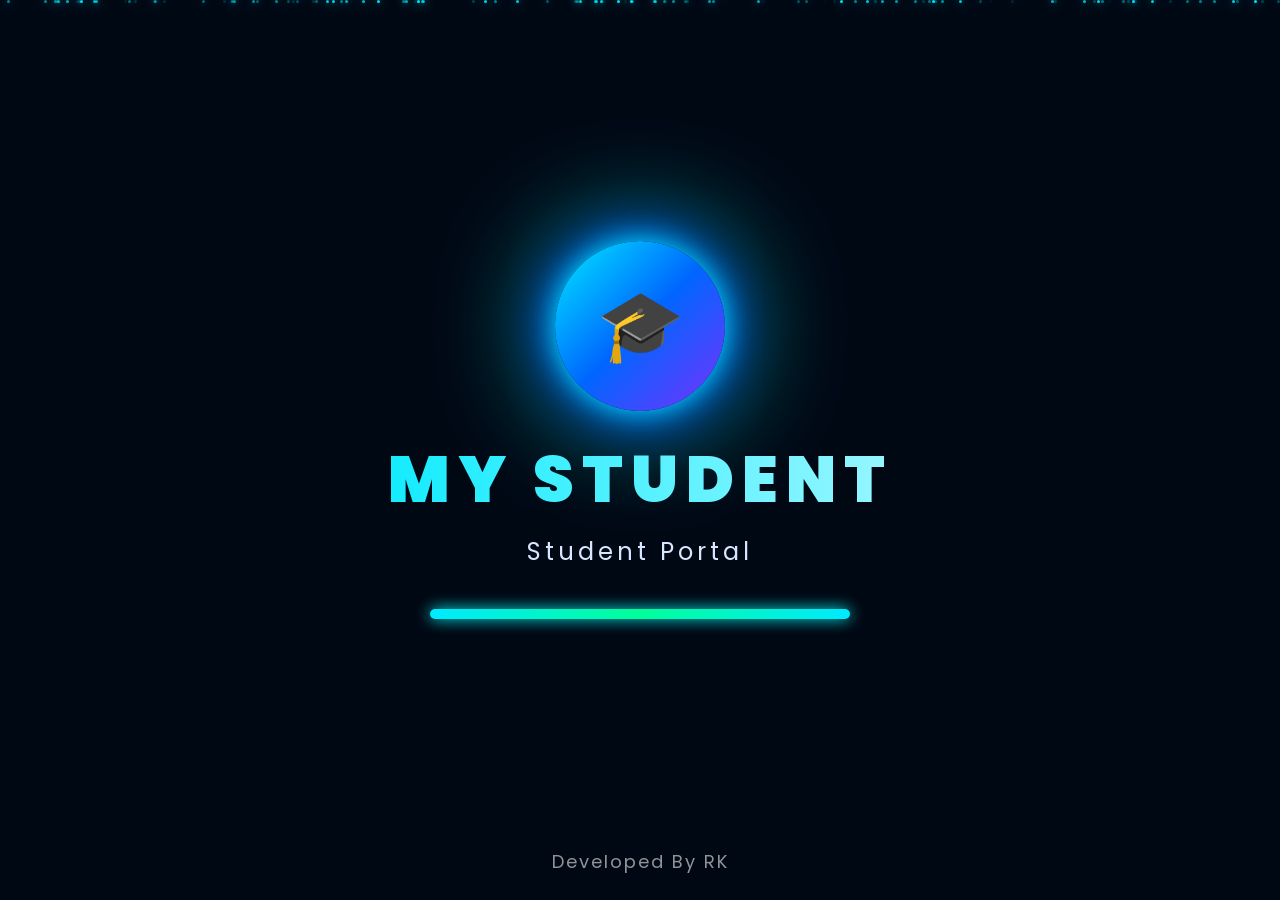
<file: index.html>
<!DOCTYPE html>
<html lang="en">
<head>
<meta charset="UTF-8">
<meta name="viewport" content="width=device-width, initial-scale=1.0">
<title>MY STUDENT</title>

<link href="https://fonts.googleapis.com/css2?family=Poppins:wght@300;500;700;900&display=swap" rel="stylesheet">

<style>

*{
margin:0;
padding:0;
box-sizing:border-box;
font-family:'Poppins',sans-serif;
}

body{
    overflow:hidden;
    background:#000814;
    display:flex;
    justify-content:center;
    align-items:center;
    min-height:100vh;
    width:100%;
    padding:20px;
}
/* Background */

.bg{
position:absolute;
width:100%;
height:100%;
overflow:hidden;
}

.bg span{
position:absolute;
display:block;
width:3px;
height:3px;
background:#00eaff;
border-radius:50%;
animation:move 8s linear infinite;
box-shadow:
0 0 10px #00eaff,
0 0 20px #00eaff,
0 0 40px #00eaff;
}

@keyframes move{

0%{
transform:translateY(100vh) scale(0);
opacity:0;
}

20%{
opacity:1;
}

100%{
transform:translateY(-100vh) scale(2);
opacity:0;
}

}

/* Center */

.center{
    z-index:10;
    text-align:center;
    width:100%;
    max-width:700px;
    padding:20px;
  animation:floatCenter 5s ease-in-out infinite;

}

@keyframes floatCenter{

0%,100%{
transform:translateY(0);
}

50%{
transform:translateY(-10px);
}
}

/* Logo */

.logo{

width:clamp(90px,18vw,170px);
height:clamp(90px,18vw,170px);

margin:auto;
border-radius:50%;

background:linear-gradient(135deg,#00eaff,#0066ff,#7b2fff);

display:flex;
justify-content:center;
align-items:center;

font-size:clamp(40px,7vw,70px);
font-weight:bold;
color:white;

box-shadow:
0 0 30px cyan,
0 0 60px blue,
0 0 120px cyan;

animation:
pop 1.2s ease,
pulse 2s infinite;

}

@keyframes pop{

0%{
transform:scale(.2) rotate(-360deg);
opacity:0;
}

100%{
transform:scale(1);
opacity:1;
}

}

@keyframes pulse{

0%,100%{
box-shadow:
0 0 20px cyan,
0 0 60px blue;
}

50%{
box-shadow:
0 0 50px cyan,
0 0 120px blue,
0 0 180px cyan;
}

}

/* Title */

h1{

margin-top:30px;

font-size:clamp(32px,7vw,65px);

font-weight:900;

letter-spacing:clamp(2px,1vw,8px);

line-height:1.2;

background:linear-gradient(90deg,#00eaff,#ffffff,#00eaff);
background-size:300%;

-webkit-background-clip:text;
-webkit-text-fill-color:transparent;

animation:shine 2s linear infinite;

}

@keyframes shine{

0%{background-position:0%;}
100%{background-position:300%;}

}

/* Subtitle */

p{

margin-top:15px;

font-size:clamp(16px,2.5vw,24px);

letter-spacing:clamp(1px,.6vw,4px);

color:#d8e6ff;

opacity:0;

animation:fade 1s forwards;

animation-delay:.8s;

}

@keyframes fade{

to{

opacity:1;

}

}

/* Loading */

.loading{

width:min(90%,420px);

height:10px;

margin:40px auto;

border-radius:20px;

background:#222;

overflow:hidden;

box-shadow:0 0 15px cyan;

}

.bar{

height:100%;
width:0%;

background:linear-gradient(90deg,#00eaff,#00ff99,#00eaff);

animation:load 3.5s linear forwards;

}

@keyframes load{

100%{

width:100%;

}

}

/* Creator */

.creator{

position:absolute;

bottom:25px;

left:50%;

transform:translateX(-50%);

font-size:clamp(12px,2vw,18px);

color:#ffffff90;

letter-spacing:2px;

text-align:center;

animation:blink 2s infinite;

padding:0 15px;

}

@keyframes blink{

50%{

opacity:.3;

}

}
  <style>

/* Your existing CSS */

*{
...
}

body{
...
}

/* All your other CSS */

@keyframes blink{

50%{
opacity:.3;
}

}

/* ============================= */
/* STEP 10 - Responsive CSS */
/* ============================= */

/* Tablet */

@media (max-width:992px){

.loading{
height:8px;
}

}

/* Mobile */

@media (max-width:768px){

body{
padding:15px;
}

.creator{
bottom:15px;
}

}

/* Small Phones */

@media (max-width:480px){

.loading{
height:6px;
}

.logo{
box-shadow:
0 0 20px cyan,
0 0 40px blue;
}

}

</style>

</style>

</head>

<body>

<div class="bg" id="bg"></div>

<div class="center">

<div class="logo">
🎓
</div>

<h1>MY STUDENT</h1>

<p>Student Portal</p>

<div class="loading">

<div class="bar"></div>

</div>

</div>

<div class="creator">
Developed By RK
</div>

<script>

/* Floating particles */

const bg=document.getElementById("bg");

const particles = window.innerWidth < 768 ? 60 : 120;

for(let i=0;i<particles;i++){

let s=document.createElement("span");

s.style.left=Math.random()*100+"%";

s.style.animationDuration=4+Math.random()*6+"s";

s.style.animationDelay=Math.random()*5+"s";

s.style.opacity=Math.random();

bg.appendChild(s);

}

/* Redirect */

setTimeout(()=>{

window.location.href="signup.html";

},4000);

</script>

</body>
</html>
</file>
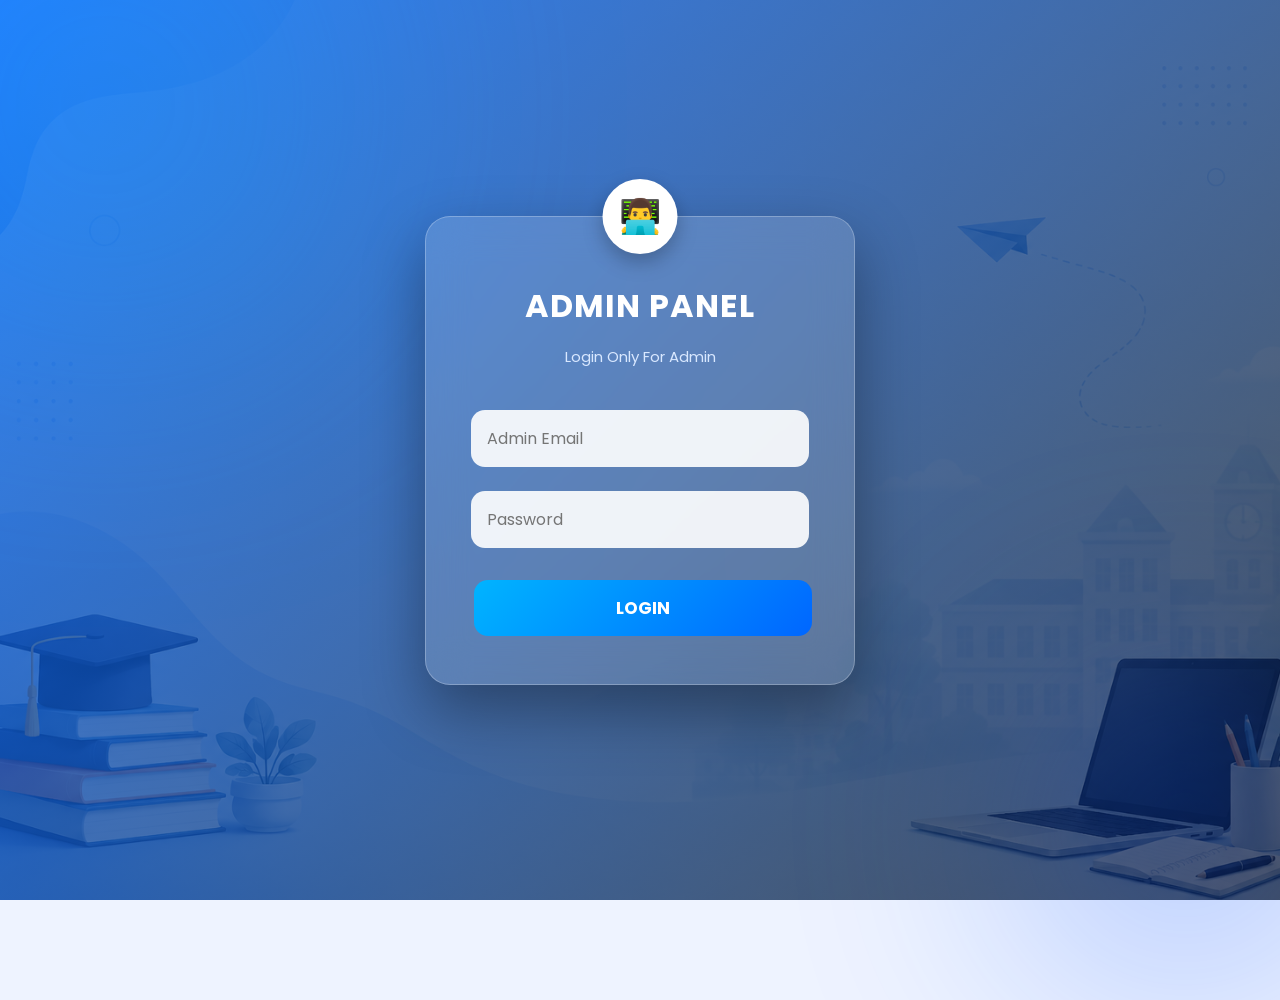
<file: admin.html>
<!DOCTYPE html>
<html lang="en">

<head>

<meta charset="UTF-8">
<meta name="viewport" content="width=device-width, initial-scale=1.0">

<title>MY STUDENT ADMIN PANEL</title>

<link rel="stylesheet" href="admin.css">

<link rel="preconnect" href="https://fonts.googleapis.com">
<link rel="preconnect" href="https://fonts.gstatic.com" crossorigin>

<link href="https://fonts.googleapis.com/css2?family=Poppins:wght@300;400;500;600;700&display=swap" rel="stylesheet">

</head>

<body>

<!-- LOGIN -->

<div id="loginPage" class="login-page">

<div class="login-box">

<h1>ADMIN PANEL</h1>

<p>Login Only For Admin</p>

<input
type="email"
id="adminEmail"
placeholder="Admin Email">

<input
type="password"
id="adminPassword"
placeholder="Password">

<button onclick="adminLogin()">
LOGIN
</button>

</div>

</div>





<!-- DASHBOARD -->

<div id="dashboard" style="display:none;">

<!-- SIDEBAR -->

<div class="sidebar">

<h2>MY STUDENT</h2>

<ul>

<li onclick="showSection('dashboardSection')">
🏠 Dashboard
</li>

<li onclick="showSection('usersSection')">
👨‍🎓 Users
</li>

<li onclick="showSection('pdfSection')">
📚 PDF Details
</li>

<li onclick="showSection('coinSection')">
🪙 Coin Details
</li>

<li onclick="showSection('settingSection')">
⚙ Settings
</li>
<li style="text-decoration-line: none;">
   <a href="uploading.html">⬆️ Uploading </a>
</li>

<li onclick="logout()">
🚪 Logout
</li>

</ul>

</div>





<!-- CONTENT -->

<div class="content">

<h1>
ADMIN DASHBOARD
</h1>





<!-- DASHBOARD -->

<div
id="dashboardSection"
class="section">

<div class="cards">

<div class="card">

<h3>Total Users</h3>

<h1 id="totalUsers">
0
</h1>

</div>

<div class="card">

<h3>Total Coins</h3>

<h1 id="totalCoins">
0
</h1>

</div>

<div class="card">

<h3>Total PDF Views</h3>

<h1 id="totalViews">
0
</h1>

</div>

<div class="card">

<h3>Total Downloads</h3>

<h1 id="totalDownloads">
0
</h1>

</div>

</div>

</div>





<!-- USERS -->

<div
id="usersSection"
class="section"
style="display:none;">

<h2>
All Registered Users
</h2>

<input

type="text"

id="searchUser"

placeholder="Search User"

onkeyup="searchUser()">

<br><br>

<table id="userTable">

<thead>

<tr>

<th>Name</th>

<th>Email</th>

<th>Coins</th>

<th>PDF Views</th>

<th>Downloads</th>

<th>Login</th>

<th>Action</th>

</tr>

</thead>

<tbody id="userBody">

</tbody>

</table>

</div>





<!-- PDF DETAILS -->

<div
id="pdfSection"
class="section"
style="display:none;">

<h2>

PDF Analytics

</h2>

<table>

<thead>

<tr>

<th>User</th>

<th>Email</th>

<th>Viewed PDF</th>

<th>Total Views</th>

<th>Downloads</th>

</tr>

</thead>

<tbody id="pdfBody">

</tbody>

</table>

</div>





<!-- COINS -->

<div
id="coinSection"
class="section"
style="display:none;">

<h2>

Coin Details

</h2>

<table>

<thead>

<tr>

<th>Name</th>

<th>Email</th>

<th>Coins</th>

<th>Add</th>

<th>Remove</th>

</tr>

</thead>

<tbody id="coinBody">

</tbody>

</table>

</div>





<!-- SETTINGS -->

<div
id="settingSection"
class="section"
style="display:none;">

<h2>

Admin Information

</h2>

<div class="settingBox">

<p>

<b>Admin Email :</b>

khkhrrohit@gmail.com

</p>

<p>

<b>Website :</b>

MY STUDENT

</p>

<p>

<b>Developer :</b>

ROHIT KHOKHAR

</p>

<button onclick="exportUsers()">

Export User Data

</button>

<button onclick="clearAllUsers()">

Delete All Users

</button>

</div>

</div>

</div>

</div>

<script src="admin.js"></script>

</body>

</html>
</file>
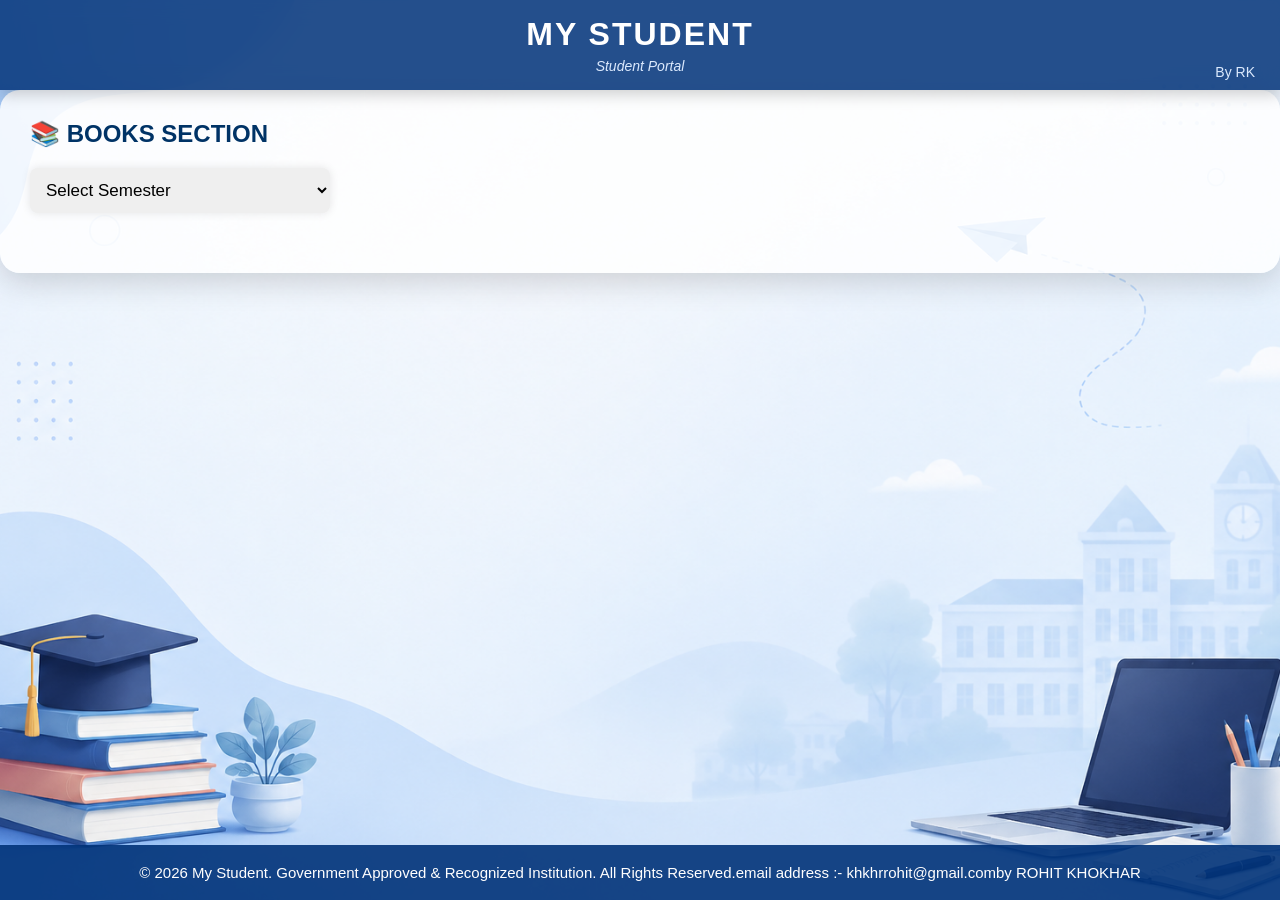
<file: book.html>
<!DOCTYPE html>
<html lang="en">
<head>
    <meta charset="UTF-8">
    <meta name="viewport" content="width=device-width, initial-scale=1.0">
    <title>BOOKS</title>
    <link rel="stylesheet" href="book.css">
</head>
<body>
   <div class="navbar">

    <div class="logo">
        <h1>MY STUDENT</h1>
        <p>Student Portal</p>
    </div>

    <div class="creator">
        By RK
    </div>

</div>
    <div class="books">
    <h2>📚 BOOKS SECTION</h2>

    <select id="sem" onchange="showBooks()">
        <option value="">Select Semester</option>
        <option value="sem1">1st Semester</option>
        <option value="sem2">2nd Semester</option>
        <option value="sem3">3rd Semester</option>
        <option value="sem4">4th Semester</option>
        <option value="sem5">5th Semester</option>
        <option value="sem6">6th Semester</option>
        <option value="sem7">7th Semester</option>
    </select>

    <div id="bookList"></div>
</div>
<script>

const books = {
    sem1: [
        {name:"C programm", file:"https://drive.google.com/file/d/1sCITmUuj4QWqzPjR7nVqwCYoW3Jdnn8v/view?usp=sharing"},
        {name:"EC", file:"https://drive.google.com/file/d/1KosmBFBwmCLkNXiD_FUC0tBxWVtttIbE/view?usp=sharing"},
        {name:"ENGLISH", file:"https://drive.google.com/file/d/1Jnb3Rq7VHY66ThMJW11XMldrxOcmpql0/view?usp=sharing"},
         {name:"ENGLISH 2", file:"https://drive.google.com/file/d/18varwpoVMpNW-BRZyFgk4DJAA3e3XFZv/view?usp=sharing"},
          {name:"JAPANESE", file:"https://drive.google.com/file/d/1nVsP5SyVbP3Injk3Y4RjEId-PJ8MU96r/view?usp=sharing"},
           {name:"MATH", file:"https://drive.google.com/file/d/1WU1o4kZjeVTtuy2vz8MBIqAov5SUffHP/view?usp=sharing"},
            {name:"D D", file:"https://drive.google.com/file/d/1Y39t7WeTiifX7ZTEF_S31gjeQK_WuedN/view?usp=sharing"},
            {name:"PHYSICS", file:"https://drive.google.com/file/d/1iMZulItfc3r0xq0yAgEAJxO9NXgGQbVu/view?usp=sharing"}
    ],

    sem2: [
        {name:"MATH", file:"https://drive.google.com/file/d/1Ex3PJkOpQtR-GeW8YjIq02IZC7XvTOGV/view?usp=sharing"},
        {name:"C DSA", file:"https://drive.google.com/file/d/1HORyB4ExQAt9SlQdx4dp3bO260lTSK7u/view?usp=sharing"},
        {name:"MATH 2", file:"https://drive.google.com/file/d/1gXRMHQvvhXmHUGqdHhMGMs0mjGs75SpB/view?usp=sharing"},
        {name:"EC", file:"https://drive.google.com/file/d/1RHbi_49fcwQlTisFStmX9JwCc15txHTz/view?usp=drive_link"},
        {name:"PHYSICS", file:"https://drive.google.com/file/d/1iFdD0qFEurlzCkK6NiAlvyx7RzLF3Q3M/view?usp=sharing"}
    ],

    sem3: [
        {name:"Design and Analysis of Algorithms ", file:"https://drive.google.com/file/d/1VAfYxz5YyyRyysObR1AElFm8W0HRRb-l/view?usp=sharing"},
        {name:"Object Oriented Programming", file:"https://drive.google.com/file/d/1jlFAuTfWTsFvY2rrHGU87_Ynedb53yb2/view?usp=sharing"},
        {name:"Probability and Random Processes ", file:"https://drive.google.com/file/d/1rzjOVEN8fG99gd3OXiQv4Meo-bn7tBVN/view?usp=sharing"},
        {name:"Signals and Systems ", file:"https://drive.google.com/file/d/19F1LjJCESoiNPRfanKDD2XRN86DU2EDv/view?usp=sharing"},
        {name:"Web Technology ", file:"https://drive.google.com/file/d/1CCz1YD6LOHu5ioF8riVWe3-LVAmhcp-N/view?usp=sharing"},
        {name:"Microcontroller and Microprocessor  ", file:"https://drive.google.com/file/d/17-pSBpq76STE14uB45S4Rh2DD-vvn8eA/view?usp=sharing"}
    ],

    sem4: [
        {name:"Artificial Intelligence ", file:"https://drive.google.com/file/d/1xi16sYH5PFCIBJr-3dLE0XnSMGt5n740/view?usp=sharing"},
        {name:"Discrete Mathematics ", file:"https://drive.google.com/file/d/11HPB45n6GClO21otjyL46lYY3iADRCxu/view?usp=sharing"},
        {name:"Database Management Systems ", file:"https://drive.google.com/file/d/1KaplDXQNA8fFxtOw9qQOHXswKFQOGyPp/view?usp=sharing"},
        {name:"Operating Systems ", file:"https://drive.google.com/file/d/1wjfdc789JgPNCCbxVZ6WIR9kpUXp2eG-/view?usp=sharing"},
        {name:"Software Engineering ", file:"https://drive.google.com/file/d/1ywKGF8T6HPcfI4QPVPIX1qPy4wH24k8B/view?usp=sharing"},
         {name:"Theory of Computing ", file:"https://drive.google.com/file/d/1ogWsdYqfywrZ9HpvMkaenRY4d9tcKq7C/view?usp=sharing"}
    ],

    sem5: [
        {name:"Computer Organization and Architecture ", file:"https://drive.google.com/file/d/1OSHKWxJSgSAO0tHcKJtDezR9R9mzZ-KM/view?usp=sharing"},
        {name:"Compiler Design ", file:"https://drive.google.com/file/d/1yWDa_UcXonUASOsSZwK6fJEGhy4ezrVv/view?usp=sharing"},
        {name:"Computer Networks ", file:"https://drive.google.com/file/d/1lsahtL68sA3KJrhsVKuBaenUXxBuEF48/view?usp=sharing"},
        {name:"HSS Elective  II ", file:"Coming_Soon.pdf"},
        {name:" Professional Elective  I ", file:"Coming_Soon.pdf"},
        {name:"Open Elective - I ", file:"Coming_Soon.pdf"}
    ],

    sem6: [
        {name:"Computer Graphics ", file:"https://drive.google.com/file/d/1LnSzDa-DDWJft4AvxoNaOTz7FN-CiDfB/view?usp=sharing"},
        {name:"Statistical Machine Learning ", file:"https://drive.google.com/file/d/1C-VTaqxFWpdhrMYvazQTd97LvzT0GCTD/view?usp=sharing"},
        {name:"Optimization Techniques ", file:"https://drive.google.com/file/d/1coO37QLxmuI8dH2XLTa7uYHRRYlgf4J3/view?usp=sharing"},
        {name:"Professional Elective  II ", file:"Coming_Soon.pdf"},
        {name:"rofessional Elective  III ", file:"Coming_Soon.pdf"},
        {name:"pen Elective  II ", file:"Coming_Soon.pdf"}
    ],
    sem7: [
        {name:"Cloud Computing ", file:"https://drive.google.com/file/d/1uy6ZLRVRY9z3OTCOngFZOS0vMyja3lqq/view?usp=sharing"},
        {name:"Computer and Network Security", file:"https://drive.google.com/file/d/1fEN8F4AHrhvCrJ53sAailteBXZODl7TM/view?usp=sharing"},
        {name:"Professional Elective  IV ", file:"Coming_Soon.pdf"}
    ]
};

function showBooks() {

    const sem = document.getElementById("sem").value;
    const bookList = document.getElementById("bookList");

    bookList.innerHTML = "";

    if (!sem) return;

    books[sem].forEach(book => {

        bookList.innerHTML += `
        <div class="book">
            <span>${book.name}</span>

            <a href="${book.file}" target="_blank">
                <button>Open PDF</button>
            </a>

    
        </div>`;
    });
}

</script>



<DIV class="footer">
    <p>© 2026 My Student. Government Approved & Recognized Institution. All Rights Reserved.</p>
        <p>email address :- khkhrrohit@gmail.com</p>
        <p>by ROHIT KHOKHAR</p>

</DIV>
<script src="bookl.js"></script>
</body>
</html>
</file>
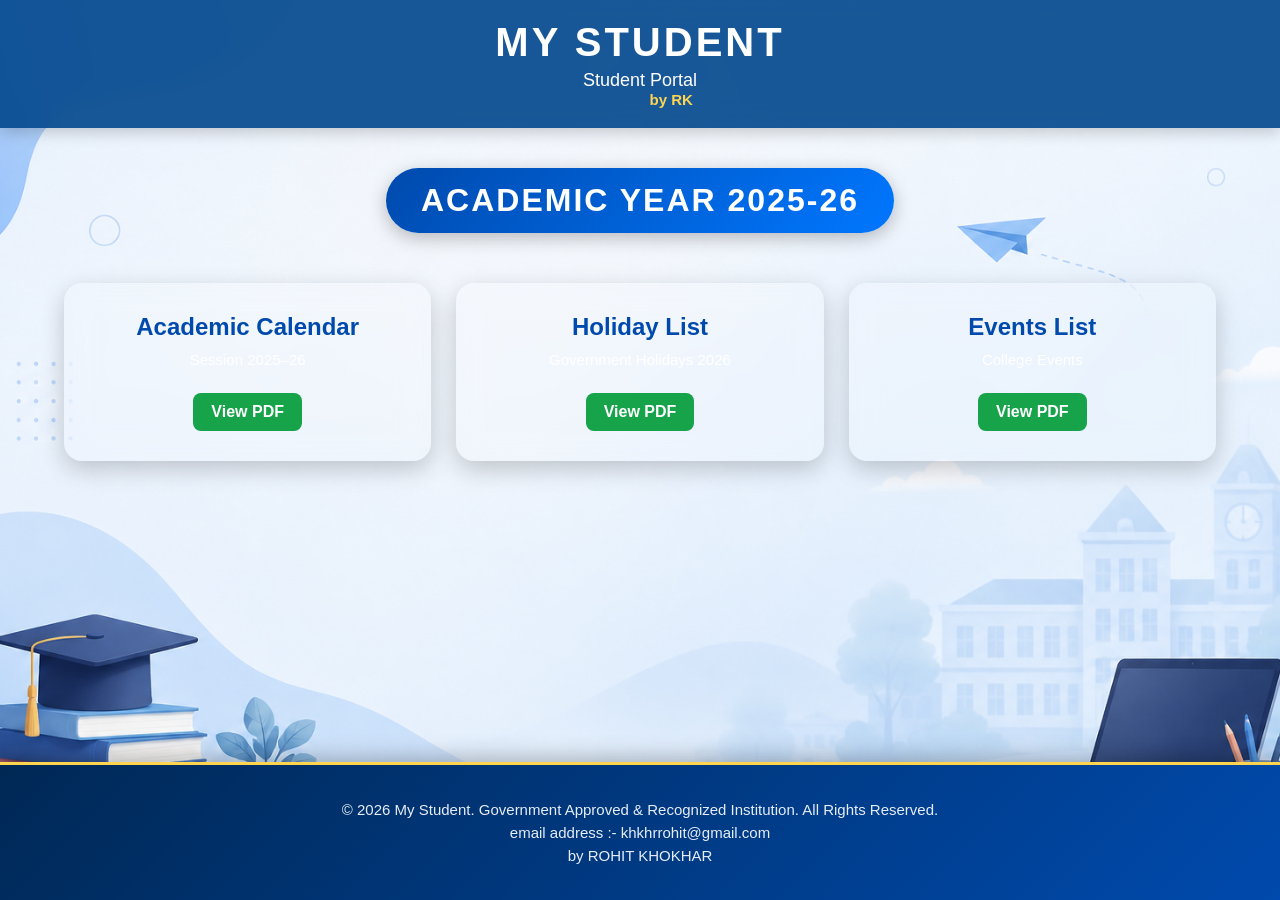
<file: calendar.html>
<!DOCTYPE html>
<html lang="en">
<head>
    <meta charset="UTF-8">
    <meta name="viewport" content="width=device-width, initial-scale=1.0">
    <title>CALENDAR</title>
    <link rel="stylesheet" href="calendar.css">
</head>
<body>
  
        <div class="navbar">
            <h1>MY STUDENT</h1>
            <P>Student Portal</P>
            <pre>               by RK</pre>
        </div>

        <div class="calendar">

    <h2>ACADEMIC YEAR 2025-26</h2>

    <div class="pdf-card">
        <h3>Academic Calendar</h3>
        <p>Session 2025–26</p>

        <div class="btns">
            <a href="https://drive.google.com/file/d/17EeKEReq9Y3dQqCdttyRgpglA5WNQy3g/view?usp=sharing" target="_blank">
                View PDF
            </a>

           
        </div>
    </div>


    <div class="pdf-card">
        <h3>Holiday List</h3>
        <p>Government Holidays 2026</p>

        <div class="btns">
            <a href="https://drive.google.com/file/d/1_n1Ann7OQllNbo4r_Wrl_eT0wEKSGZwx/view?usp=sharing" target="_blank">
                View PDF
            </a>

           
        </div>
    </div>


    <div class="pdf-card">
        <h3>Events List</h3>
        <p>College Events</p>

        <div class="btns">
            <a href="https://drive.google.com/file/d/1s_w9xhKrNRAyCMlc9sH4qZulTf7TQhAt/view?usp=sharing" target="_blank">
                View PDF
            </a>

           
        </div>
    </div>

</div>

<div class="footer">
 <p>© 2026 My Student. Government Approved & Recognized Institution. All Rights Reserved.</p>
        <p>email address :- khkhrrohit@gmail.com</p>
        <p>by ROHIT KHOKHAR</p>
</div>

    
</body>
</html>
</file>
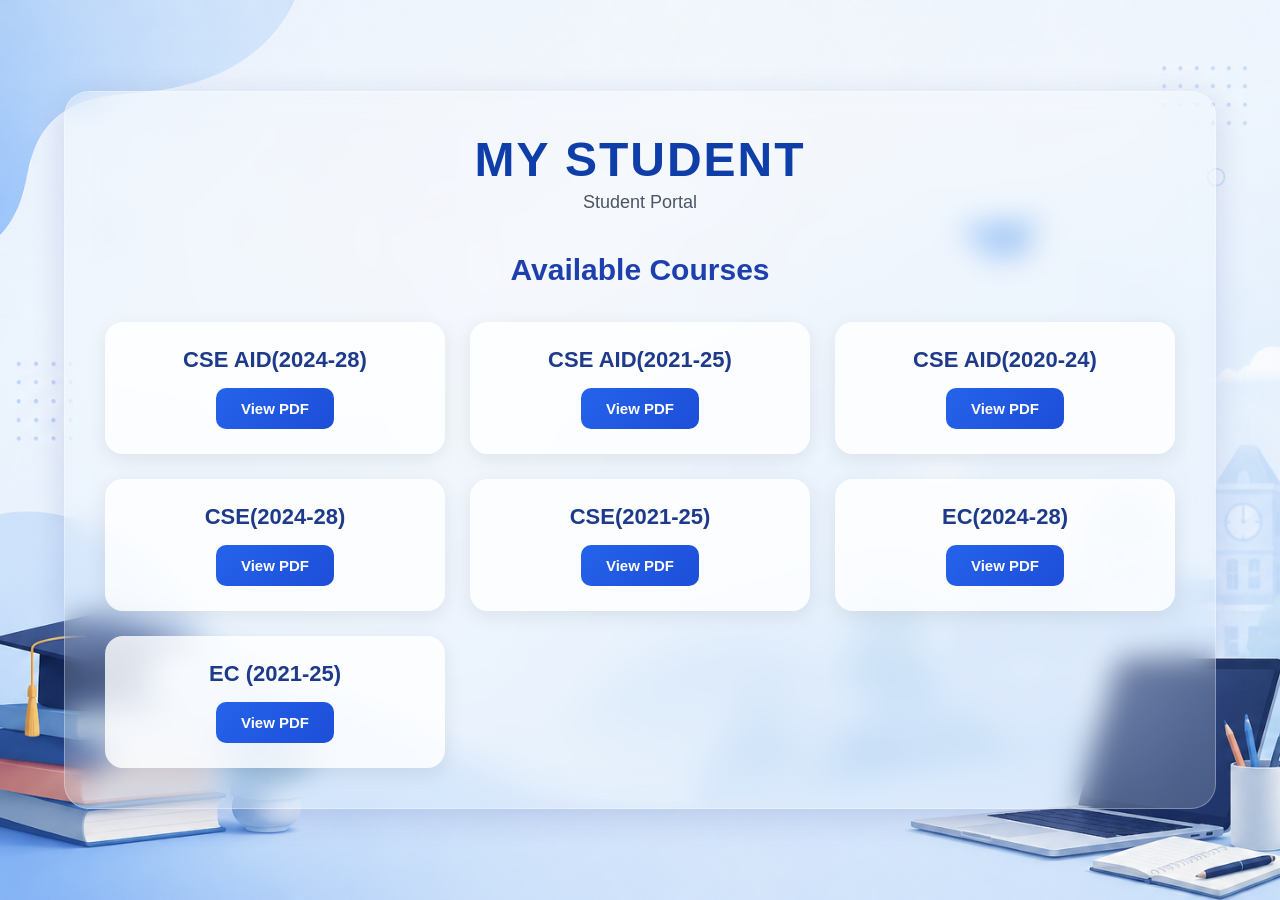
<file: course.html>
<!DOCTYPE html>
<html lang="en">
<head>
    <meta charset="UTF-8">
    <meta name="viewport" content="width=device-width, initial-scale=1.0">
    <title>My Student Portal</title>
    <link rel="stylesheet" href="course.css">
</head>

<body>

<div class="container">

<div class="logo">
<h1>MY STUDENT</h1>
<p>Student Portal</p>
</div>


<h2 class="title">
Available Courses
</h2>

<div class="course-grid">

    <div class="course">
        <h3>CSE AID(2024-28)</h3>

        <a href="https://drive.google.com/file/d/1EBYTkQfZd7i454RW0-20o2zGVOGYHik4/view?usp=sharing" target="_blank">
            <button class="btn">View PDF</button>
        </a>

    </div>
    <div class="course">
        <h3>CSE AID(2021-25)</h3>

        <a href="https://drive.google.com/file/d/1xHq_sK4spWfovrQrrHc_McGDbiGQKtxf/view?usp=drive_link" target="_blank">
            <button class="btn">View PDF</button>
        </a>

    </div>
    <div class="course">
        <h3>CSE AID(2020-24)</h3>

        <a href="https://drive.google.com/file/d/1xHq_sK4spWfovrQrrHc_McGDbiGQKtxf/view?usp=drive_link" target="_blank">
            <button class="btn">View PDF</button>
        </a>

    </div>

    <div class="course">
        <h3>CSE(2024-28)</h3>

        <a href="https://drive.google.com/file/d/1EBYTkQfZd7i454RW0-20o2zGVOGYHik4/view?usp=drive_link" target="_blank">
            <button class="btn">View PDF</button>
        </a>

    </div>
    <div class="course">
        <h3>CSE(2021-25)</h3>

        <a href="https://drive.google.com/file/d/1xHq_sK4spWfovrQrrHc_McGDbiGQKtxf/view?usp=drive_link" target="_blank">
            <button class="btn">View PDF</button>
        </a>

    </div>

    <div class="course">
        <h3>EC(2024-28)</h3>

        <a href="https://drive.google.com/file/d/12uo1bV_MVtPIJGGu865HfRIyT8G7vZgz/view?usp=sharing" target="_blank">
            <button class="btn">View PDF</button>
        </a>

    </div>
     <div class="course">
        <h3>EC (2021-25)</h3>

        <a href="https://drive.google.com/file/d/1xHq_sK4spWfovrQrrHc_McGDbiGQKtxf/view?usp=drive_link" target="_blank">
            <button class="btn">View PDF</button>
        </a>

    </div>

</div>
</div>

</div>

</body>
</html>
</file>
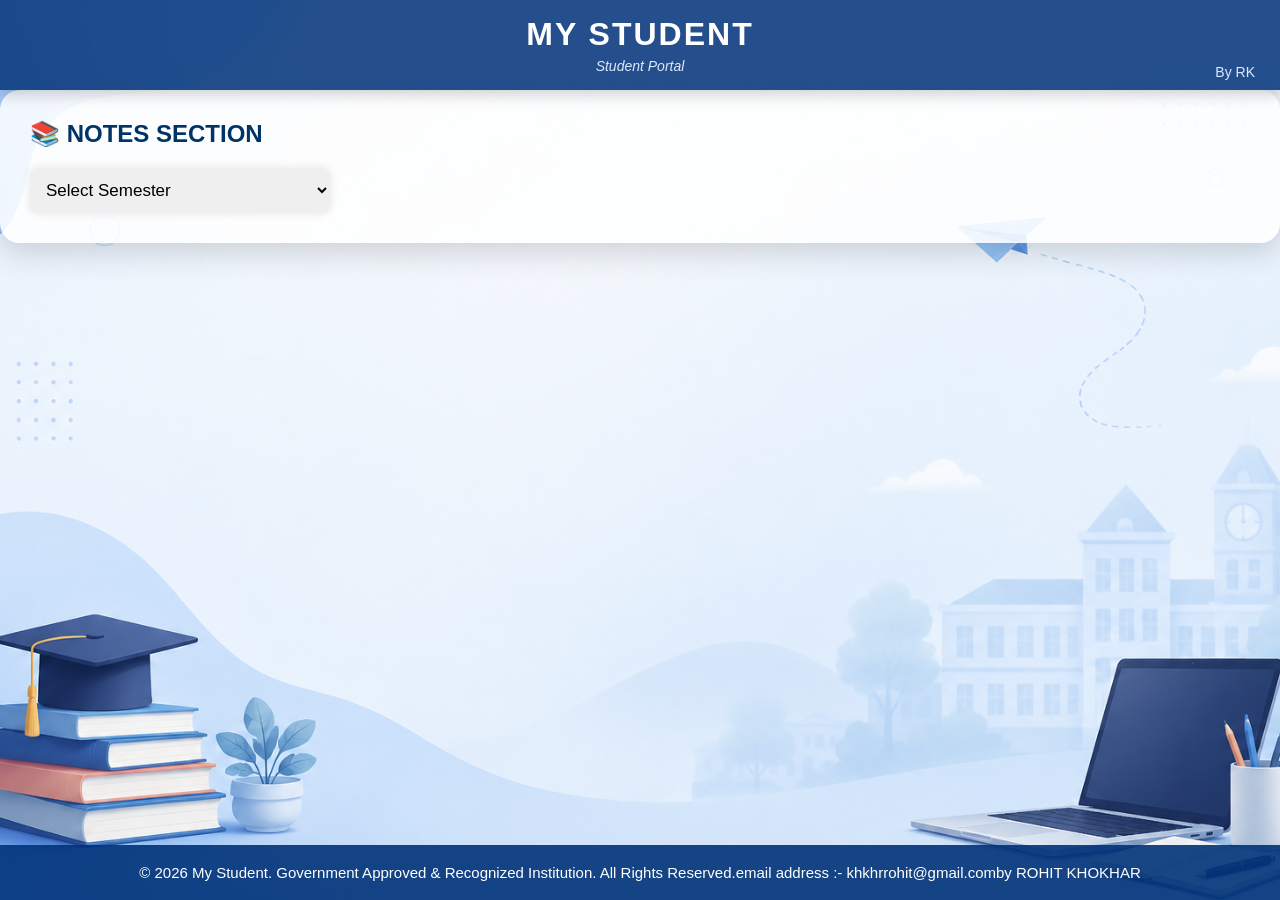
<file: notes.html>
<!DOCTYPE html>
<html lang="en">
<head>
    <meta charset="UTF-8">
    <meta name="viewport" content="width=device-width, initial-scale=1.0">
    <title>NOTES</title>
    <link rel="stylesheet" href="book.css">
</head>
<body>
   <div class="navbar">

    <div class="logo">
        <h1>MY STUDENT</h1>
        <p>Student Portal</p>
    </div>

    <div class="creator">
        By RK
    </div>

</div>
    <div class="books">
    <h2>📚 NOTES SECTION</h2>

    <select id="sem" onchange="showNotes()">
        <option value="">Select Semester</option>
        <option value="sem1">1st Semester</option>
        <option value="sem2">2nd Semester</option>
        <option value="sem3">3rd Semester</option>
        <option value="sem4">4th Semester</option>
        <option value="sem5">5th Semester</option>
        <option value="sem6">6th Semester</option>
    </select>

    <div id="noteList"></div>
</div>

<script>

const notes = {
    sem1: [
        {name:" ENGLISH 1", file:"https://drive.google.com/file/d/1nskfcWiIwnWu-40VJ_OCLJh6obPLpkXL/view?usp=drive_link"},
        {name:" ENGLISH 2", file:"https://drive.google.com/file/d/1OgMn-JDaXJfu6i_cH4rtK7j-8qGy5R9b/view?usp=sharing"},
        {name:" ENGLISH 3 ", file:"https://drive.google.com/file/d/1KWTev2ZBXc0y22Pi9uqueA1I8fE0ERqC/view?usp=sharing"},
        {name:" ENGLISH 4 ", file:"https://drive.google.com/file/d/12P8jEW1j7nXf6U-Th1rRpG0bfOuW3hWt/view?usp=sharing"},
        {name:" ENGLISH 5", file:"https://drive.google.com/file/d/14Cl0I4nB-l7frOROwrO-_Vtsz4P-3KDM/view?usp=sharing"},
        {name:" ENGLISH 6", file:"https://drive.google.com/file/d/12H2E7xgUuAsuVFAFu7NZawI4HRzoawsf/view?usp=sharing"},
        {name:" ENGLISH 7", file:"https://drive.google.com/file/d/1Q-_sIMvulfaZEuoqcSkBqh1siDLZHhqp/view?usp=sharing"},
        {name:" ENGLISH 8", file:"https://drive.google.com/file/d/1pHDmWLsIY5lUPfyXj4Xfwe-yg7kp5tpA/view?usp=sharing"},
         {name:" ENGLISH 9 ", file:"https://drive.google.com/file/d/1Br0thIZDvsLqwVuQhjDcoKSTQbDZfi_P/view?usp=sharing"},
        {name:"MATH 1", file:"https://drive.google.com/file/d/19e0mSy3P7BQRGvu-aM2c06Tb1wC1UpuC/view?usp=sharing"},
        {name:"MATH 2", file:"https://drive.google.com/file/d/19iWjKF9JAysnE0HmDM-86OVaQJClxmaT/view?usp=sharing"},
        {name:"MATH 3", file:"https://drive.google.com/file/d/1HCB_jrmJ6wyRpXDLWCDePg9Na4m-p8li/view?usp=sharing"},
        {name:"MATH 4", file:"https://drive.google.com/file/d/1Xj_d-Ha7cmH7-6WxJXXWP2VwQZqlwU-m/view?usp=sharing"},
        {name:"MATH 5", file:"https://drive.google.com/file/d/1YofX7TT8at-syYpzrAMlDPZK1dHqrFl_/view?usp=sharing"},
        {name:"MATH 6", file:"https://drive.google.com/file/d/1KT5OBiiNCujNJtKDycvFk0Yj5j5IdVgr/view?usp=sharing"},
        {name:"MATH 7", file:"https://drive.google.com/file/d/19XfrlRKvjYicUMjfcvxyr2Sk_9xWzCOf/view?usp=sharing"},
        {name:"PHYSICS 1", file:"https://drive.google.com/file/d/13pQBRU6CAg5lhojJbFEFR_xSbl3xE7Bj/view?usp=sharing"},
        {name:"PHYSICS 1", file:"https://drive.google.com/file/d/1Bq4keNQVmOtErOmgblAKFVkQGTERy6IE/view?usp=sharing"},
        {name:"C PROGRAM", file:"https://drive.google.com/file/d/1pCAsxGu2Mgq_LT1BYQ-B8akkEXoQgSnx/view?usp=sharing"},
        {name:"YOGA 1  ", file:"https://drive.google.com/file/d/1WiEvs4o86LZR4NY4S0NpZeL5jAWQUGUP/view?usp=sharing"},
        {name:"YOGA 2", file:"https://drive.google.com/file/d/1gT6fghvn3Ykby3A-DmL6__BMivD69xqj/view?usp=sharing"},
    ],

    sem2: [
        {name:"MATH LIMIT", file:"https://drive.google.com/file/d/1Ew0Xcl9PiHsmL_Ywx9B4lOAUmlgXoK9V/view?usp=sharing"},
        {name:"MATH LIMIT  2", file:"https://drive.google.com/file/d/1tqKbGRSZi9WhWGKMWRRxG9591PSPuuoV/view?usp=sharing"},
        {name:"MATH INEGRAL 1", file:"https://drive.google.com/file/d/1HZgZXIsrVQF87PPHOdfKBt4ak6LmUygg/view?usp=sharing"},
        {name:"MATH INEGRAL  2", file:"https://drive.google.com/file/d/1mjCM1qu8EpaIlNx4taLJ8EcGJK2QXTaN/view?usp=sharing"},
        {name:"MATH INEGRAL 3", file:"https://drive.google.com/file/d/174AgP7MDPRFTqEMcV7BPe6Kg8Mi652nE/view?usp=sharing"},
        {name:"MATH INEGRAL 4", file:"https://drive.google.com/file/d/1Xj_d-Ha7cmH7-6WxJXXWP2VwQZqlwU-m/view?usp=sharing"},
        {name:"ENGLISH 1", file:"https://drive.google.com/file/d/1ycTE5Kghmy6dR0HRxDx1WJTshsid6bdD/view?usp=drive_link"},
         {name:"ENGLISH 2", file:"https://drive.google.com/file/d/1nxUoMJtAOxDP2km0Oa80uecp7URIDsft/view?usp=sharing"},
          {name:"ENGLISH 3", file:"https://drive.google.com/file/d/1K7hNvemUTbgzE5bVWfg4hLrE_i-evoGu/view?usp=sharing"},
           {name:"ENGLISH 4", file:"https://drive.google.com/file/d/1GTB_2PI7iKOiK9ACU7Ak2_KAwp0T77_W/view?usp=sharing"},
            {name:"ENGLISH 5", file:"https://drive.google.com/file/d/1mhLxLAfm8GOV8tA6cMwsqlbmBJj_rhgj/view?usp=drive_link"},
            {name:"ENGLISH 6", file:"https://drive.google.com/file/d/1nskfcWiIwnWu-40VJ_OCLJh6obPLpkXL/view?usp=drive_link"},
            {name:"ENGLISH 7", file:"https://drive.google.com/file/d/1nskfcWiIwnWu-40VJ_OCLJh6obPLpkXL/view?usp=drive_link"},
            {name:"ENGLISH 8", file:"https://drive.google.com/file/d/1nskfcWiIwnWu-40VJ_OCLJh6obPLpkXL/view?usp=drive_link"},
            {name:"ENGLISH 9", file:"https://drive.google.com/file/d/1TSN9kM3BUQo7Y2ZE_2EzJzL1jGHLalyJ/view?usp=sharing"},
            {name:"ENGLISH 10", file:"https://drive.google.com/file/d/1nskfcWiIwnWu-40VJ_OCLJh6obPLpkXL/view?usp=drive_link"},
            {name:"ENGLISH 11", file:"1https://drive.google.com/file/d/1nskfcWiIwnWu-40VJ_OCLJh6obPLpkXL/view?usp=drive_link"},
            {name:"ENGLISH 12", file:"https://drive.google.com/file/d/1nskfcWiIwnWu-40VJ_OCLJh6obPLpkXL/view?usp=drive_link"},
            {name:"ENGLISH 13", file:"https://drive.google.com/file/d/1nskfcWiIwnWu-40VJ_OCLJh6obPLpkXL/view?usp=drive_link"},
            {name:"ENGLISH 14", file:"https://drive.google.com/file/d/1nskfcWiIwnWu-40VJ_OCLJh6obPLpkXL/view?usp=drive_link"},
            {name:"ENGLISH 15", file:"https://drive.google.com/file/d/1nskfcWiIwnWu-40VJ_OCLJh6obPLpkXL/view?usp=drive_link"},
            {name:"ENGLISH 16", file:"https://drive.google.com/file/d/1nskfcWiIwnWu-40VJ_OCLJh6obPLpkXL/view?usp=drive_link"},
            {name:"ENGLISH 17", file:"https://drive.google.com/file/d/1nskfcWiIwnWu-40VJ_OCLJh6obPLpkXL/view?usp=drive_link"},
         {name:"PHYSICS 2025", file:"https://drive.google.com/file/d/1EsGoXHOb7_y3TxlVggr7H0VHU2xNP9C4/view?usp=sharing"},
        {name:"MATH  2025", file:"https://drive.google.com/file/d/1WdId4wEf-bW4XmWlHEfn2GOQrSN4Y7x4/view?usp=sharing"},       
        {name:"EC 2025", file:"https://drive.google.com/file/d/1IR_ZUIxpyPCuhb4edZG8vM0RD20fBhBB/view?usp=sharing"}
    ],

    sem3: [
        {name:"SIGNALS AND SYSTEMS (OTHER COLLEGE)", file:"https://drive.google.com/file/d/1v3Z2yTTE0-nClLWWWgNdmNgpQTRoy5Q6/view?usp=sharing"},
        {name:"HTML Notes", file:"https://drive.google.com/file/d/10y76MAiYDOkI6Frv10R2SfLWHZbXyVDd/view?usp=drivesdk"},
         {name:"CSS Notes", file:"https://drive.google.com/file/d/1zC1ZFc47Xk9YvUPCfP87V3_iiMED9wIE/view?usp=sharing"},
         {name:"XML Notes", file:"https://drive.google.com/file/d/1cfzsrAAgT7ippbg2MlJB3eBuqQK2iX3b/view?usp=sharing"},
         {name:"JS Notes", file:"https://drive.google.com/file/d/1U51w-Zk-CirpjXgZ4CuTArRWG2Gwi4FD/view?usp=sharing"},
         {name:"JS Notes 2 ", file:"https://drive.google.com/file/d/1QOUZ4z3I_rReg9rJgTwwS6oiTbiRBnns/view?usp=sharing"},
        {name:"Mongodb Notes", file:"https://drive.google.com/file/d/1H7EYNtzwGvixo-uDQkkKdVXOOp6RrnOy/view?usp=sharing"},
         {name:"PHP Notes", file:"https://drive.google.com/file/d/1NZiogDlL0KqfVuxJU3SQTrXP52qi0915/view?usp=sharing"},
        {name:"COA (Sec B)", file:"https://drive.google.com/file/d/1l-Oombq5oos4xGTMzLMGNjbWq8k8tidj/view?usp=drive_link"},
         {name:"COA (Sec B) 2", file:"https://drive.google.com/file/d/172Yp-yiHPmCG7Re-xSrIC1pXmLrG97Ut/view?usp=sharing"},
         {name:"COA (Sec B) 3", file:"https://drive.google.com/file/d/1pO7MLyWDE391V0TmZHe2WcUnn1kJ0l5J/view?usp=sharing"},
         {name:"COA BUS CONTROL", file:"https://drive.google.com/file/d/1BYs89C6x_UaZm7_vQ57FwGRnRw6s3YFL/view?usp=sharing"},
        {name:"MATH Notes", file:"https://drive.google.com/file/d/1nlwVyzxYjFNt4Umkm-7NiSq79rbV2-aj/view?usp=drive_link"},
         {name:"MATH 2 Notes", file:"https://drive.google.com/file/d/1RRByy3IJ2-LSoK7cbnR6YVaBNOvoeXqO/view?usp=sharing"},
        {name:"MATH 3 Notes", file:"https://drive.google.com/file/d/1x4UfPYr6ZZmmjxVe6XD4MPg-vvWHTVrp/view?usp=sharing"},
        {name:"MATH 4 Notes", file:"https://drive.google.com/file/d/1WQ-vrPeSh9q9_sCalWvdzxxvUaafBCTt/view?usp=sharing"},
        {name:"OOPS Notes", file:"https://drive.google.com/file/d/1S9Gtyzow7XdFpBxB7u_nSUpoKPYD6phZ/view?usp=drive_link"},
         {name:"OOPS 2 Notes", file:"https://drive.google.com/file/d/1iGCWGAgK5ilpad8_1DtEdDmnPbXa9Cmp/view?usp=sharing"},
        {name:"SIGNALS ANS SYSTEMS 1", file:"https://drive.google.com/file/d/13lKCEvzDNkuuyDwkmw4_pJG_gS73k0DQ/view?usp=drivesdk"},
        {name:"SIGNALS ANS SYSTEMS 2", file:"https://drive.google.com/file/d/1VbwZ8vEjGTBkL5Lp7vhFnIrL6_mtwq4a/view?usp=drivesdk"},
        {name:"SIGNALS ANS SYSTEMS handwriting", file:"https://drive.google.com/file/d/1oHN3QmkxZxGzBx9WV7FxuAoT2XDJdhey/view?usp=drive_link"},
         {name:"SIGNALS ANS SYSTEMS handwriting 2", file:"https://drive.google.com/file/d/1BtrrsXFSmdF5LQgyXiK4fQs78IYiJ2TY/view?usp=sharing"},
         {name:"SIGNALS ANS SYSTEMS handwriting 3", file:"https://drive.google.com/file/d/1ZkbWpkfidFpJ9B0b5LF6_E6o5G3oK524/view?usp=sharing"},
        {name:"DESIGN AND ANALYSIS OF ALGORITHMS(HANDWRITTEN)", file:"https://drive.google.com/file/d/1r426XzvlYwFG5Qh4ygrrMXTBAwH2vAMj/view?usp=drive_link"},
         {name:"DESIGN AND ANALYSIS OF ALGORITHMS(HANDWRITTEN) 2", file:"https://drive.google.com/file/d/1OynB1TCdjQ6YXERxjvBdTF0hzof-ZBZr/view?usp=sharing"},
        {name:"DESIGN AND ANALYSIS OF ALGORITHMS 1", file:"https://drive.google.com/file/d/1piSGsq55TaRc8q_h21_5FMrhvAG66lJe/view?usp=drivesdk"},
         {name:"DESIGN AND ANALYSIS OF ALGORITHMS 2", file:"https://drive.google.com/file/d/1FEQ4clI0o9nnK2JsW9cOc1MeZ2iizJa6/view?usp=sharing"},
         {name:"DESIGN AND ANALYSIS OF ALGORITHMS 3", file:"https://drive.google.com/file/d/1A9F7_UQRIeFuoLHdqP7ifUr1_Fnci6Z-/view?usp=sharing"},
         {name:"DESIGN AND ANALYSIS OF ALGORITHMS 4", file:"https://drive.google.com/file/d/1EhvKSd4dEGF-gelEEf_Kh0Ph-PhdoBtR/view?usp=drive_link"},
        {name:"DESIGN AND ANALYSIS OF ALGORITHMS 5", file:"https://drive.google.com/file/d/1aZugJjCp2oIy6_65sxcv0dFNngYCqeN9/view?usp=sharing"},
        {name:"DESIGN AND ANALYSIS OF ALGORITHMS 6", file:"https://drive.google.com/file/d/1vhkZV4nJWhMmXDgtHD_PWzxIQmV2Klg5/view?usp=sharing"},
         {name:"DESIGN AND ANALYSIS OF ALGORITHMS 7", file:"https://drive.google.com/file/d/1WvNaKWT8iS7WnCcd36ulRJLVIenF6L8h/view?usp=sharing"}
        
    
    ],

    sem4: [
        {name:"PDF 10", file:"Coming_Soon.pdf"},
        {name:"PDF 11", file:"Coming_Soon.pdf"},
        {name:"PDF 12", file:"Coming_Soon.pdf"}
    ],

    sem5: [
        {name:"PDF 13", file:"Coming_Soon.pdf"},
        {name:"PDF 14", file:"Coming_Soon.pdf"},
        {name:"PDF 15", file:"Coming_Soon.pdf"}
    ],

    sem6: [
        {name:"PDF 16", file:"Coming_Soon.pdf"},
        {name:"PDF 17", file:"Coming_Soon.pdf"},
        {name:"PDF 18", file:"Coming_Soon.pdf"}
    ]
};

function showNotes() {

    const sem = document.getElementById("sem").value;
    const noteList = document.getElementById("noteList");

    noteList.innerHTML = "";

    if (!sem) return;

    notes[sem].forEach(note => {

        noteList.innerHTML += `
        <div class="note">
            <span>${note.name}</span>

            <a href="${note.file}" target="_blank">
                <button>Open PDF</button>
            </a>

           

        </div>`;
    });
}

</script>




<DIV class="footer">
    <p>© 2026 My Student. Government Approved & Recognized Institution. All Rights Reserved.</p>
        <p>email address :- khkhrrohit@gmail.com</p>
        <p>by ROHIT KHOKHAR</p>

</DIV>
<script src="notes.js"></script>
</body>
</html>
</file>
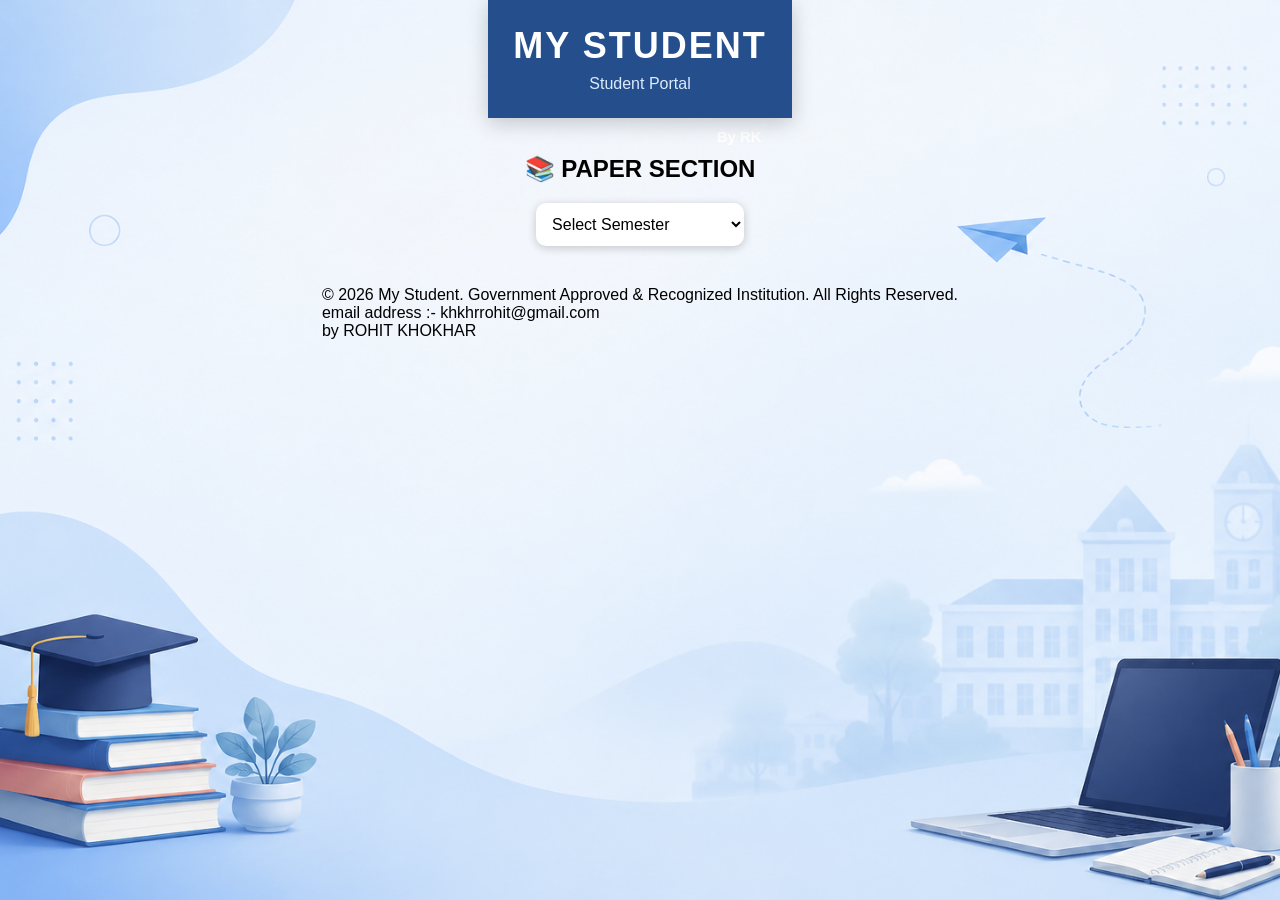
<file: paper.html>
<!DOCTYPE html>
<html lang="en">
<head>
    <meta charset="UTF-8">
    <meta name="viewport" content="width=device-width, initial-scale=1.0">
    <title>PAPERS</title>
    <link rel="stylesheet" href="paper.css">
</head>
<body>
   <div class="navbar">

    <div class="logo">
        <h1>MY STUDENT</h1>
        <p>Student Portal</p>
    </div>

    <div class="creator">
        By RK
    </div>

</div>
    <div class="papers">
    <h2>📚 PAPER  SECTION</h2>

    <select id="sem" onchange="showPapers()">
        <option value="">Select Semester</option>
        <option value="sem1">1st Semester</option>
        <option value="sem2">2nd Semester</option>
        <option value="sem3">3rd Semester</option>
        <option value="sem4">4th Semester</option>
        <option value="sem5">5th Semester</option>
        <option value="sem6">6th Semester</option>
    </select>

    <div id="paperList"></div>
</div>
<script>

const papers = {
    sem1: [
        {name:"ASS 1", file:"https://drive.google.com/file/d/1Tr7L26faghN8nYhQTcfeKU1rvcJSnM-M/view?usp=sharing"},
        {name:"ASS 2", file:"https://drive.google.com/file/d/1dE_oKO4GbkEycKthiKA7wxEoXy9Bz_J7/view?usp=sharing"},
        {name:"ASS 2", file:"https://drive.google.com/file/d/1lsahtL68sA3KJrhsVKuBaenUXxBuEF48/view?usp=sharing"},
        {name:"END SEM", file:"https://drive.google.com/file/d/1FLs0OZ3_IluWfpL5lCeMTvTndNq8eJtA/view?usp=sharing"},
        {name:"END SEM", file:"https://drive.google.com/file/d/1PnY1WqunsIsehDLxXuk4VzGHwSGExrbr/view?usp=sharing"},
        {name:"1ST ASSI 2025", file:"https://drive.google.com/file/d/1rWp45RxvCcHcw5dLHQx2waXbErwVkzay/view?usp=sharing"},
         {name:"1ST ASSI 2024", file:"https://drive.google.com/file/d/1cY8x9BaeWMLQhZ2Bwh0O-SicMYtj_N-a/view?usp=sharing"},
        {name:"2ND ASSI 2025", file:"https://drive.google.com/file/d/1pka4gS4yKMc9uENbNTs-mBVSNxMDGjch/view?usp=sharing"},
         {name:"1st ass", file:"https://drive.google.com/file/d/1VK1HzCgZrjMlYKd-wrb88e4SGvRTzNeB/view?usp=sharing"},
        {name:"END SEM 2025", file:"https://drive.google.com/file/d/1p7WuezcdLb4VlxTyZ0b3xjnGvvbc0yMk/view?usp=sharing"},
         {name:"END SEM 2024", file:"https://drive.google.com/file/d/1HDa6kCruc3ZNzhBvFMuez8_KImqzFQps/view?usp=sharing"}
    ],

    sem2: [
        {name:"ASS 1", file:"https://drive.google.com/file/d/1KdseMFvtnItnQjU9dIc3_puxPcoMceFg/view?usp=sharing"},
        {name:"ASS 1(math)", file:"https://drive.google.com/file/d/1PzH30poPefRDbldYap7IaCBdc_ZjiObP/view?usp=sharing"},
        {name:"ASS 1(2024)", file:"https://drive.google.com/file/d/1Umyr4tHBbHwxfpqtOaVwc7Cp7l6daiH2/view?usp=sharing"},
        {name:"ASS 2", file:"https://drive.google.com/file/d/1FcpsFjbATFQcGMDL-y9AD9e_4PM9UwTU/view?usp=sharing"},
        {name:"END SEM", file:"https://drive.google.com/file/d/1_pOf156VMsYGtKkKXImTTx5Z935dTg4L/view?usp=sharing"},
        {name:"1ST ASSI 2025", file:"https://drive.google.com/file/d/1DyQ4_0cgE1l05oYia94W_nc_-MBB26bX/view?usp=sharing"},
        {name:"1ST ASSI 2025 P2", file:"https://drive.google.com/file/d/1g79ckRK5zltoa2QoURnsoc_RDDkk-7tV/view?usp=sharing"},
        {name:"2ND ASSI 2025", file:"https://drive.google.com/file/d/15DRcfsTfVS6bzUZBb-yEdz63lCPo64Kp/view?usp=sharing"},
        {name:"END SEM 2025", file:"https://drive.google.com/file/d/1VuTnFuD8ntb0KVUKsb_55ISRTUXXTUTI/view?usp=sharing"}    
    ],

    sem3: [
        {name:"1st Ass", file:"https://drive.google.com/file/d/1T7fiwvA4bIxRR-dEMWzOcKr9EOjLom7V/view?usp=drivesdk"},
         {name:"1st Ass 2025", file:"https://drive.google.com/file/d/1wwhIADocKQBY_9IXl-ryt8QpJt0O4hHi/view?usp=sharing"},
        {name:"1st Ass 2026", file:"https://drive.google.com/file/d/1Sx8z2Kpihl9uMUf9ryXumtixrRWv2AoP/view?usp=sharing"},
        {name:"2ns ass 2025", file:"https://drive.google.com/file/d/1idtUB0fk2Z8hZjSoSNIumwhLEOkQSJQe/view?usp=drivesdk"},
        {name:"2ns ass 2026", file:"https://drive.google.com/file/d/1fasM6Vv6T0OVp_zrPbAezHpmvEHABnQs/view?usp=sharing"},
         {name:"END SEM 2025", file:"https://drive.google.com/file/d/1BPOBvQX0qp_NyW5byV_mJt0N2c63paAt/view?usp=sharing"},
        {name:"END SEM 2025 P2", file:"https://drive.google.com/file/d/16JC6pQv_XJEReQuH6FDp2r-wrJhbPDPZ/view?usp=drive_link"}
    ],

    sem4: [
        {name:"END SEM 2026  ", file:"https://drive.google.com/file/d/14dHeXqSQmYfR_0NtKJF_7ZH3jsmyqIEP/view?usp=sharing"},
        {name:"PDF 11", file:"Coming_Soon.pdf"},
        {name:"PDF 12", file:"Coming_Soon.pdf"}
    ],

    sem5: [
        {name:"1st ass 2026", file:"https://drive.google.com/file/d/1K4KeU-xm8BJIxSk7cseBbyiQLrnpyiEo/view?usp=sharing"},
        {name:"PDF 14", file:"Coming_Soon.pdf"},
        {name:"PDF 15", file:"Coming_Soon.pdf"}
    ],

    sem6: [
        {name:"PDF 16", file:"Coming_Soon.pdf"},
        {name:"PDF 17", file:"Coming_Soon.pdf"},
        {name:"PDF 18", file:"Coming_Soon.pdf"}
    ]
};

function showPapers() {

    const sem = document.getElementById("sem").value;
    const paperList = document.getElementById("paperList");

    paperList.innerHTML = "";

    if (!sem) return;

    papers[sem].forEach(paper => {

        paperList.innerHTML += `
        <div class="paper">
            <span>${paper.name}</span>

            <a href="${paper.file}" target="_blank">
                <button>Open PDF</button>
            </a>

       

        </div>`;
    });
}

</script>


<DIV class="footer">
    <p>© 2026 My Student. Government Approved & Recognized Institution. All Rights Reserved.</p>
        <p>email address :- khkhrrohit@gmail.com</p>
        <p>by ROHIT KHOKHAR</p>

</DIV>
<script src="paper.js"></script>
</body>
</html>
</file>
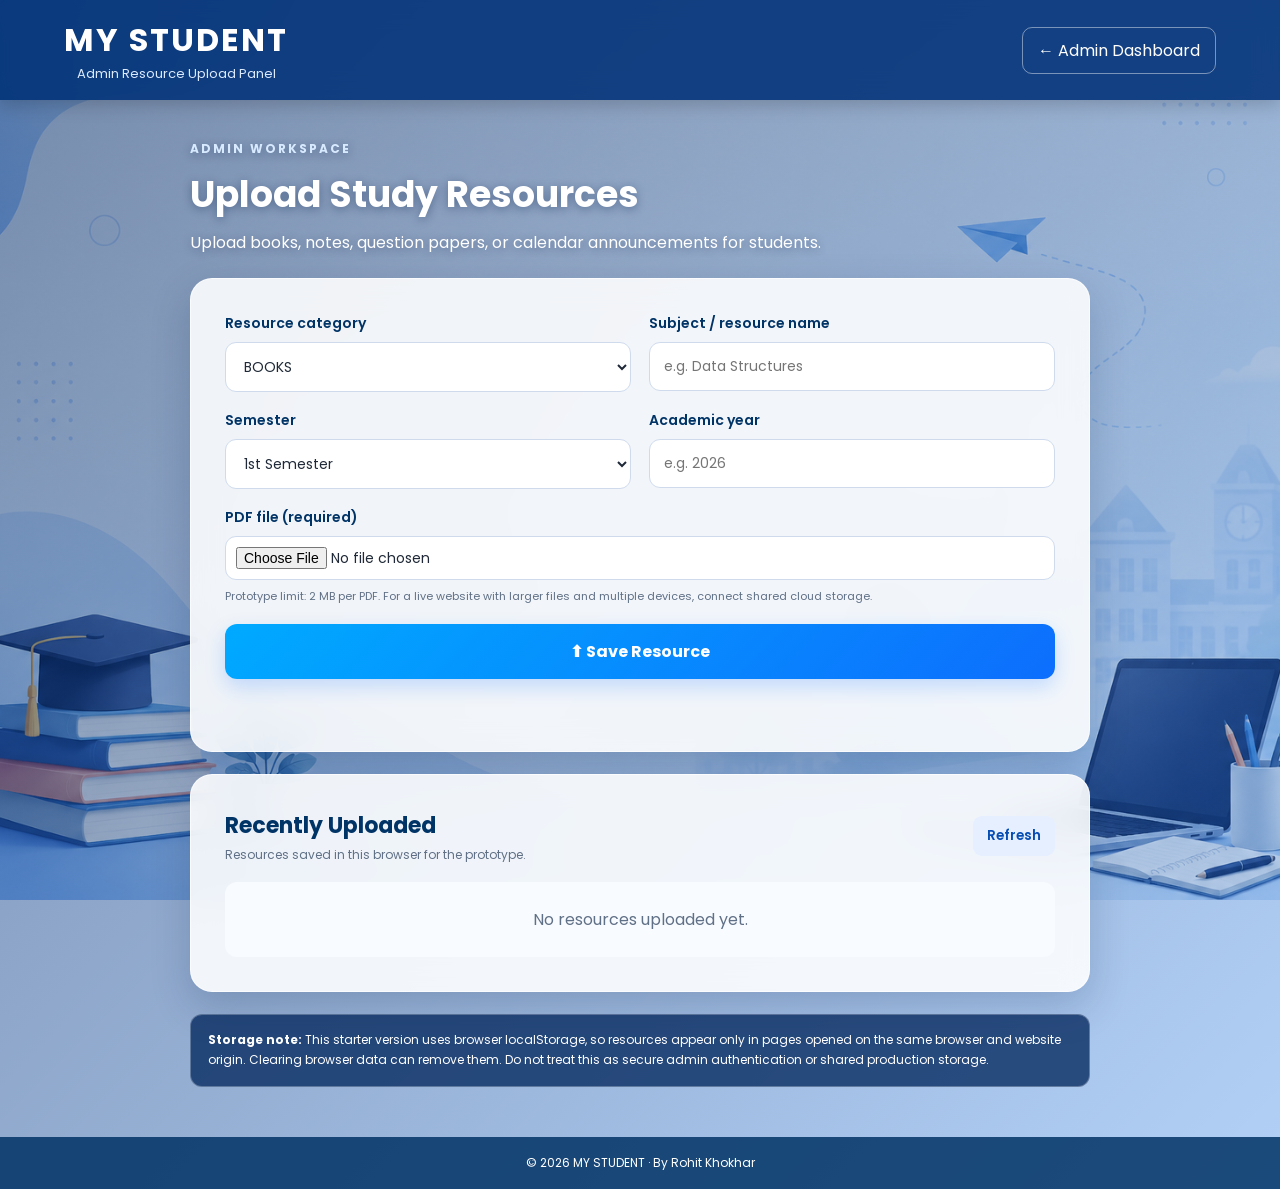
<file: uploading.html>
<!DOCTYPE html>
<html lang="en">
<head>
  <meta charset="UTF-8">
  <meta name="viewport" content="width=device-width, initial-scale=1.0">
  <title>MY STUDENT | Resource Upload</title>
  <link rel="stylesheet" href="uploading.css">
</head>
<body>
  <header class="navbar">
    <div class="brand">
      <h1>MY STUDENT</h1>
      <p>Admin Resource Upload Panel</p>
    </div>
    <a class="back-link" href="admin.html">← Admin Dashboard</a>
  </header>

  <main class="page">
    <section class="intro">
      <span class="eyebrow">ADMIN WORKSPACE</span>
      <h2>Upload Study Resources</h2>
      <p>Upload books, notes, question papers, or calendar announcements for students.</p>
    </section>

    <section class="upload-card">
      <form id="uploadForm">
        <div class="field">
          <label for="resourceType">Resource category</label>
          <select id="resourceType" required>
            <option value="BOOKS">BOOKS</option>
            <option value="NOTES">NOTES</option>
            <option value="PAPERS">PAPERS</option>
            <option value="OTHERS">OTHERS (Calendar)</option>
          </select>
        </div>

        <div class="field" id="titleField">
          <label for="resourceTitle">Subject / resource name</label>
          <input id="resourceTitle" type="text" maxlength="120" placeholder="e.g. Data Structures" required>
        </div>

        <div class="field" id="semesterField">
          <label for="semester">Semester</label>
          <select id="semester">
            <option value="sem1">1st Semester</option>
            <option value="sem2">2nd Semester</option>
            <option value="sem3">3rd Semester</option>
            <option value="sem4">4th Semester</option>
            <option value="sem5">5th Semester</option>
            <option value="sem6">6th Semester</option>
            <option value="sem7">7th Semester</option>
            <option value="sem8">8th Semester</option>
          </select>
        </div>

        <div class="field" id="yearField">
          <label for="resourceYear">Academic year</label>
          <input id="resourceYear" type="number" min="2000" max="2100" placeholder="e.g. 2026">
        </div>

        <div class="field hidden" id="eventDateField">
          <label for="eventDate">Event date</label>
          <input id="eventDate" type="date">
        </div>

        <div class="field hidden" id="descriptionField">
          <label for="eventDescription">Announcement details</label>
          <textarea id="eventDescription" rows="4" maxlength="1500" placeholder="Write the event or calendar details here..."></textarea>
        </div>

        <div class="field" id="fileField">
          <label for="pdfFile">PDF file <span class="optional" id="fileOptional">(required)</span></label>
          <input id="pdfFile" type="file" accept="application/pdf,.pdf">
          <small>Prototype limit: 2 MB per PDF. For a live website with larger files and multiple devices, connect shared cloud storage.</small>
        </div>

        <div id="filePreview" class="file-preview hidden"></div>
        <button class="submit-btn" type="submit"><span>⬆</span> Save Resource</button>
        <p id="statusMessage" class="status" role="status" aria-live="polite"></p>
      </form>
    </section>

    <section class="library-card">
      <div class="library-heading">
        <div>
          <h2>Recently Uploaded</h2>
          <p>Resources saved in this browser for the prototype.</p>
        </div>
        <button id="refreshBtn" class="secondary-btn" type="button">Refresh</button>
      </div>
      <div id="resourceList" class="resource-list"></div>
    </section>

    <p class="warning"><strong>Storage note:</strong> This starter version uses browser localStorage, so resources appear only in pages opened on the same browser and website origin. Clearing browser data can remove them. Do not treat this as secure admin authentication or shared production storage.</p>
  </main>

  <footer>© 2026 MY STUDENT · By Rohit Khokhar</footer>
  <script src="uploading.js"></script>
</body>
</html>
</file>
<file: admin.css>
*{
    margin:0;
    padding:0;
    box-sizing:border-box;
    font-family:'Poppins',sans-serif;
}

body{

    background:#eef3ff;

    overflow-x:hidden;

}

/* ===========================
   PROFESSIONAL LOGIN PAGE
=========================== */

.login-page{

    width:100%;
    min-height:100vh;

    display:flex;
    justify-content:center;
    align-items:center;

    background:
    linear-gradient(
    135deg,
    rgba(13,110,253,.85),
    rgba(0,0,0,.65)
    ),
    url("ChatGPT Image Jun 22, 2026, 09_31_59 AM.png");

    background-size:cover;
    background-position:center;

    position:relative;

}

/* Background Glow */

.login-page::before{

    content:"";

    position:absolute;

    width:450px;
    height:450px;

    background:#00b4ff;

    border-radius:50%;

    filter:blur(140px);

    opacity:.25;

    top:-120px;
    left:-120px;

}

.login-page::after{

    content:"";

    position:absolute;

    width:350px;
    height:350px;

    background:#004cff;

    border-radius:50%;

    filter:blur(120px);

    opacity:.25;

    bottom:-100px;
    right:-80px;

}

/* Login Card */

.login-box{

    position:relative;

    z-index:2;

    width:430px;

    padding:45px;

    background:rgba(255,255,255,.15);

    backdrop-filter:blur(20px);

    border:1px solid rgba(255,255,255,.25);

    border-radius:25px;

    text-align:center;

    box-shadow:

    0 25px 60px rgba(0,0,0,.35);

    animation:loginAnimation .8s ease;

}

/* Logo Circle */

.login-box::before{

    content:"👨‍💻";

    position:absolute;

    top:-38px;
    left:50%;

    transform:translateX(-50%);

    width:75px;
    height:75px;

    background:white;

    border-radius:50%;

    display:flex;
    justify-content:center;
    align-items:center;

    font-size:34px;

    box-shadow:0 8px 20px rgba(0,0,0,.25);

}

/* Heading */

.login-box h1{

    margin-top:20px;

    color:white;

    font-size:32px;

    font-weight:700;

    letter-spacing:1px;

}

.login-box p{

    color:#d9e8ff;

    margin:15px 0 30px;

    font-size:15px;

}

/* Inputs */

.login-box input{

    width:100%;

    padding:16px;

    margin:12px 0;

    border:none;

    border-radius:14px;

    background:rgba(255,255,255,.9);

    font-size:16px;

    transition:.35s;

}

.login-box input:focus{

    outline:none;

    transform:scale(1.02);

    box-shadow:

    0 0 18px rgba(0,180,255,.4);

}

/* Login Button */

.login-box button{

    width:100%;

    margin-top:20px;

    padding:15px;

    border:none;

    border-radius:14px;

    cursor:pointer;

    color:white;

    font-size:17px;

    font-weight:bold;

    background:linear-gradient(
    135deg,
    #00b4ff,
    #0066ff
    );

    transition:.35s;

}

.login-box button:hover{

    transform:translateY(-4px);

    box-shadow:

    0 15px 30px rgba(0,114,255,.4);

}

/* Animation */

@keyframes loginAnimation{

    from{

        opacity:0;

        transform:translateY(40px) scale(.9);

    }

    to{

        opacity:1;

        transform:translateY(0) scale(1);

    }

}

/* Mobile */

@media(max-width:500px){

.login-box{

    width:92%;

    padding:35px 25px;

}

.login-box h1{

    font-size:26px;

}

}

/* =======================
LAYOUT
======================= */

#dashboard{

    display:flex;

    min-height:100vh;

}

/* =======================
SIDEBAR
======================= */

.sidebar{

    width:260px;

    background:linear-gradient(
    180deg,
    #0d6efd,
    #003c8f
    );

    color:white;

    position:fixed;

    left:0;

    top:0;

    bottom:0;

    overflow:auto;

    box-shadow:
    10px 0 25px rgba(0,0,0,.2);

}

.sidebar h2{

    padding:30px;

    text-align:center;

    border-bottom:1px solid rgba(255,255,255,.2);

    letter-spacing:2px;

}

.sidebar ul{

    list-style:none;

}

.sidebar li{

    padding:18px 30px;

    cursor:pointer;

    transition:.3s;

    font-size:16px;

    border-left:4px solid transparent;

}

.sidebar li:hover{

    background:rgba(255,255,255,.12);

    border-left:4px solid white;

    padding-left:40px;

}

/* =======================
CONTENT
======================= */

.content{

    flex:1;

    margin-left:260px;

    padding:40px;

}

.content h1{

    color:#003366;

    margin-bottom:30px;

}

/* =======================
CARDS
======================= */

.cards{

    display:grid;

    grid-template-columns:
    repeat(auto-fit,minmax(220px,1fr));

    gap:25px;

}

.card{

    background:white;

    padding:30px;

    border-radius:18px;

    text-align:center;

    box-shadow:
    0 10px 30px rgba(0,0,0,.08);

    transition:.3s;

}

.card:hover{

    transform:translateY(-8px);

    box-shadow:
    0 18px 40px rgba(0,0,0,.18);

}

.card h3{

    color:#666;

    margin-bottom:15px;

}

.card h1{

    color:#0d6efd;

    font-size:38px;

}

/* =======================
SECTION
======================= */

.section{

    margin-top:35px;

    background:white;

    padding:25px;

    border-radius:18px;

    box-shadow:
    0 8px 25px rgba(0,0,0,.08);

}

/* =======================
SEARCH
======================= */

#searchUser{

    width:350px;

    max-width:100%;

    padding:14px;

    border:2px solid #dce7ff;

    border-radius:12px;

    font-size:16px;

}

#searchUser:focus{

    outline:none;

    border-color:#0d6efd;

}

/* =======================
ANIMATION
======================= */

@keyframes pop{

    from{

        transform:scale(.8);

        opacity:0;

    }

    to{

        transform:scale(1);

        opacity:1;

    }

}
/* =======================
TABLES
======================= */

table{
    width:100%;
    border-collapse:collapse;
    margin-top:20px;
    overflow:hidden;
    border-radius:15px;
    background:white;
}

thead{
    background:linear-gradient(90deg,#0d6efd,#00b4ff);
    color:white;
}

thead th{
    padding:16px;
    text-align:center;
    font-size:15px;
    font-weight:600;
}

tbody tr{
    transition:.3s;
}

tbody tr:nth-child(even){
    background:#f5f9ff;
}

tbody tr:hover{
    background:#dcecff;
}

tbody td{
    padding:15px;
    text-align:center;
    border-bottom:1px solid #e8eefc;
    color:#333;
    font-size:15px;
}

/* =======================
BUTTONS
======================= */

button{

    padding:10px 18px;

    border:none;

    border-radius:10px;

    cursor:pointer;

    font-weight:600;

    transition:.3s;

    margin:3px;

}

button:hover{

    transform:translateY(-3px);

}

/* ADD COINS */

button:nth-child(1){

    background:#16a34a;

    color:white;

}

button:nth-child(1):hover{

    box-shadow:0 10px 20px rgba(22,163,74,.35);

}

/* REMOVE */

button:nth-child(2){

    background:#f59e0b;

    color:white;

}

button:nth-child(2):hover{

    box-shadow:0 10px 20px rgba(245,158,11,.35);

}

/* DELETE */

button:nth-child(3){

    background:#dc2626;

    color:white;

}

button:nth-child(3):hover{

    box-shadow:0 10px 20px rgba(220,38,38,.35);

}

/* SETTINGS BUTTON */

.settingBox button{

    background:#0d6efd;

    color:white;

    padding:14px 22px;

    margin-top:15px;

}

.settingBox button:hover{

    background:#004ecb;

}

/* =======================
SETTING BOX
======================= */

.settingBox{

    background:#f8fbff;

    border-radius:15px;

    padding:30px;

    border:1px solid #dcecff;

}

.settingBox p{

    margin:12px 0;

    font-size:17px;

    color:#333;

}

/* =======================
SCROLLBAR
======================= */

::-webkit-scrollbar{

    width:10px;

}

::-webkit-scrollbar-thumb{

    background:#0d6efd;

    border-radius:20px;

}

::-webkit-scrollbar-track{

    background:#edf3ff;

}

/* =======================
RESPONSIVE
======================= */

@media(max-width:991px){

.sidebar{

    width:220px;

}

.content{

    margin-left:220px;

    padding:25px;

}

}

@media(max-width:768px){

#dashboard{

    flex-direction:column;

}

.sidebar{

    position:relative;

    width:100%;

    height:auto;

}

.sidebar h2{

    padding:20px;

}

.sidebar ul{

    display:flex;

    flex-wrap:wrap;

    justify-content:center;

}

.sidebar li{

    border:none;

    padding:15px;

}

.content{

    margin-left:0;

    padding:20px;

}

.cards{

    grid-template-columns:1fr;

}

table{

    display:block;

    overflow-x:auto;

    white-space:nowrap;

}

#searchUser{

    width:100%;

}

}

@media(max-width:500px){

.login-box{

    width:95%;

    padding:25px;

}

.card{

    padding:20px;

}

.card h1{

    font-size:30px;

}

.content h1{

    font-size:24px;

}

}

/* =======================
FOOTER STYLE
======================= */

.footer{

    margin-top:30px;

    text-align:center;

    color:#666;

    font-size:14px;

}

/* =======================
SMOOTH EFFECTS
======================= */

.card,
.section,
.login-box,
table{

    animation:fadeUp .5s ease;

}

@keyframes fadeUp{

    from{

        opacity:0;

        transform:translateY(20px);

    }

    to{

        opacity:1;

        transform:translateY(0);

    }

}

/* =======================
HOVER EFFECTS
======================= */

.sidebar li:hover{

    background:rgba(255,255,255,.15);

}

input:hover{

    border-color:#0d6efd;

}

.card:hover{

    border:2px solid #0d6efd;

}
</file>
<file: book.css>
*{
    margin:0;
    padding:0;
    box-sizing:border-box;
    font-family:'Segoe UI',sans-serif;
}

body{
    min-height:100vh;
    background:url("ChatGPT\ Image\ Jun\ 22\,\ 2026\,\ 09_31_59\ AM.png");
    background-size:cover;
    background-position:center;
    background-attachment:fixed;
}

/* NAVBAR */

.navbar{
    width:100%;
    height:90px;
    background:rgba(0,50,120,0.85);
    backdrop-filter:blur(10px);
    display:flex;
    justify-content:center;
    align-items:center;
    position:relative;
    color:white;
    box-shadow:0 4px 15px rgba(0,0,0,0.2);
}
.logo{
    text-align:center;
}

.logo h1{
    font-size:32px;
    letter-spacing:2px;
    margin:0;
}

.logo p{
    font-size:14px;
    margin-top:5px;
    color:#dbeafe;
    font-style:italic;
}

/* RK NAME RIGHT SIDE */

.creator{
    position:absolute;
    right:25px;
    bottom:10px;
    font-size:14px;
    color:#dbeafe;
}

/* SIDEBAR */

.menu{
    width:250px;
    background:rgba(255,255,255,0.2);
    backdrop-filter:blur(12px);
    padding-top:30px;
}

.menu ul{
    list-style:none;
}

.menu ul li{
    margin:15px;
}

.menu ul li a{
    display:block;
    text-decoration:none;
    color:#003366;
    font-size:18px;
    font-weight:600;
    padding:15px;
    border-radius:10px;
    transition:0.4s;
}

.menu ul li a:hover{
    background:#0d6efd;
    color:white;
    transform:translateX(10px);
}

/* CONTENT */

.content{
    flex:1;
    padding:40px;
}

.welcome{
    background:rgba(255,255,255,0.8);
    backdrop-filter:blur(8px);
    padding:30px;
    border-radius:20px;
    box-shadow:0 10px 30px rgba(0,0,0,0.15);
    margin-bottom:30px;
}

.welcome h1{
    color:#003366;
    margin-bottom:10px;
}

.welcome p{
    color:#444;
    line-height:1.6;
}

/* BOOK SECTION */

.books{
    background:rgba(255,255,255,0.85);
    padding:30px;
    border-radius:20px;
    box-shadow:0 10px 30px rgba(0,0,0,0.15);
}

.books h2{
    color:#003366;
    margin-bottom:20px;
}

#sem{
    width:300px;
    padding:12px;
    border:none;
    border-radius:8px;
    font-size:17px;
    box-shadow:0 0 10px rgba(0,0,0,0.1);
}

#bookList{
    margin-top:30px;
    display:grid;
    grid-template-columns:repeat(auto-fill,minmax(220px,1fr));
    gap:20px;
}

.book-card{
    background:white;
    border-radius:15px;
    padding:20px;
    text-align:center;
    box-shadow:0 5px 20px rgba(0,0,0,0.1);
    transition:0.4s;
}

.book-card:hover{
    transform:translateY(-8px);
}

.book-card h3{
    color:#003366;
    margin-bottom:15px;
}

.book-card a{
    text-decoration:none;
    background:#0d6efd;
    color:white;
    padding:10px 18px;
    border-radius:8px;
}

/* FOOTER */

.footer{
    position:fixed;
    bottom:0;
    left:0;
    width:100%;
    height:55px;
    background:rgba(0,50,120,0.9);
    color:white;
    display:flex;
    justify-content:center;
    align-items:center;
    font-size:15px;
    z-index:1000;
}
.book{
    background:#fff;
    padding:15px;
    margin:12px 0;
    border-radius:10px;
    display:flex;
    justify-content:space-between;
    align-items:center;
    gap:12px;
    box-shadow:0 2px 8px rgba(0,0,0,0.1);
    flex-wrap:wrap;
}

.book span{
    flex:1;
    min-width:200px;
    font-size:15px;
    font-weight:500;
    word-break:break-word;
}

.book .buttons{
    display:flex;
    gap:8px;
    flex-wrap:wrap;
}

.book button{
    padding:8px 14px;
    border:none;
    border-radius:6px;
    background:#2563eb;
    color:#fff;
    cursor:pointer;
    transition:0.3s;
}

.book button:hover{
    background:#1d4ed8;
}
.paper{

    background:white;

    padding:20px;

    margin:15px 0;

    border-radius:12px;

    box-shadow:0 2px 12px rgba(0,0,0,.1);

}


.paper h3{

    margin-bottom:10px;

}


.openBtn{

    background:#2b7fff;

    color:white;

    border:none;

    padding:10px 18px;

    border-radius:8px;

    cursor:pointer;

}


.downloadBtn{

    background:#16a34a;

    color:white;

    border:none;

    padding:10px 18px;

    border-radius:8px;

    margin-left:10px;

    cursor:pointer;

}

.note{

    background:white;

    padding:12px 15px;

    margin:10px 0;

    border-radius:10px;

    display:flex;

    justify-content:space-between;

    align-items:center;

    box-shadow:0 2px 8px rgba(0,0,0,.1);

}


.note span{

    font-size:15px;

    font-weight:600;

    color:#222;

}


.note button{

    border:none;

    padding:7px 12px;

    border-radius:6px;

    color:white;

    cursor:pointer;

    margin-left:8px;

    font-size:13px;

}


.note a button{

    background:#2b7fff;

}


.note button:last-child{

    background:#16a34a;

}
/* =========================================
   RESPONSIVE DESIGN FOR ALL DEVICES
   Add this at the END of your CSS file
========================================= */

/* Images and media */
img,
video,
iframe {
    max-width: 100%;
}

/* Tablets and medium screens */
@media screen and (max-width: 1024px) {

    .navbar {
        height: 85px;
        padding: 10px 15px;
    }

    .logo h1 {
        font-size: clamp(22px, 3.5vw, 30px);
    }

    .creator {
        right: 15px;
        font-size: 12px;
    }

    .menu {
        width: 220px;
    }

    .content {
        padding: 25px;
        min-width: 0;
    }

    .welcome,
    .books {
        padding: 25px;
    }

    #sem {
        width: 100%;
        max-width: 350px;
    }

    #bookList {
        grid-template-columns: repeat(
            auto-fit,
            minmax(min(100%, 200px), 1fr)
        );
        gap: 15px;
    }

    .footer {
        font-size: 13px;
        padding: 0 10px;
        text-align: center;
    }
}

/* Mobile phones and iPhones */
@media screen and (max-width: 600px) {

    body {
        min-height: 100vh;
        background-attachment: scroll;
        background-position: center;
        overflow-wrap: anywhere;
    }

    /* Navbar */
    .navbar {
        height: auto;
        min-height: 90px;
        padding: 18px 12px 30px;
    }

    .logo h1 {
        font-size: clamp(19px, 5.5vw, 26px);
        letter-spacing: 1px;
    }

    .logo p {
        font-size: 12px;
        line-height: 1.5;
    }

    .creator {
        right: 10px;
        bottom: 5px;
        font-size: 10px;
    }

    /* Sidebar */
    .menu {
        width: 100%;
        padding: 8px;
    }

    .menu ul {
        display: flex;
        flex-wrap: wrap;
        justify-content: center;
        gap: 5px;
    }

    .menu ul li {
        margin: 2px;
    }

    .menu ul li a {
        padding: 9px 12px;
        font-size: 14px;
    }

    .menu ul li a:hover {
        transform: none;
    }

    /* Main content */
    .content {
        width: 100%;
        padding: 15px;
        min-width: 0;
    }

    .welcome,
    .books {
        padding: 18px 15px;
        margin-bottom: 18px;
        border-radius: 14px;
    }

    .welcome h1 {
        font-size: 23px;
    }

    .welcome p {
        font-size: 14px;
        line-height: 1.7;
    }

    .books h2 {
        font-size: 21px;
    }

    /* Semester dropdown */
    #sem {
        display: block;
        width: 100%;
        max-width: 100%;
        padding: 12px;
        font-size: 16px;
    }

    /* Book cards */
    #bookList {
        grid-template-columns: 1fr;
        gap: 14px;
        margin-top: 20px;
    }

    .book-card {
        padding: 18px 12px;
    }

    .book-card h3 {
        font-size: 17px;
    }

    .book-card a {
        display: inline-block;
        max-width: 100%;
        padding: 10px 14px;
        overflow-wrap: anywhere;
    }

    /* Book list */
    .book {
        flex-direction: column;
        align-items: stretch;
        padding: 14px;
        gap: 12px;
    }

    .book span {
        min-width: 0;
        width: 100%;
        font-size: 14px;
    }

    .book .buttons {
        width: 100%;
        display: flex;
        gap: 8px;
    }

    .book button {
        flex: 1;
        min-width: 0;
        padding: 11px 8px;
    }

    /* Question papers */
    .paper {
        padding: 15px;
    }

    .paper h3 {
        font-size: 17px;
        overflow-wrap: anywhere;
    }

    .openBtn,
    .downloadBtn {
        display: inline-block;
        max-width: 100%;
        margin: 5px 4px 5px 0;
        padding: 10px 12px;
        font-size: 13px;
    }

    /* Notes */
    .note {
        flex-direction: column;
        align-items: stretch;
        gap: 12px;
        padding: 14px;
    }

    .note span {
        font-size: 14px;
        overflow-wrap: anywhere;
    }

    .note button {
        margin: 4px 4px 4px 0;
        padding: 10px 12px;
    }

    /* Fixed footer */
    .footer {
        position: static;
        min-height: 55px;
        height: auto;
        padding: 14px 10px;
        font-size: 12px;
        line-height: 1.5;
        text-align: center;
    }
}

/* Very small mobile screens */
@media screen and (max-width: 360px) {

    .logo h1 {
        font-size: 19px;
    }

    .content {
        padding: 10px;
    }

    .welcome,
    .books {
        padding: 14px 10px;
    }

    .menu ul li a {
        padding: 8px 10px;
        font-size: 12px;
    }

    .book .buttons {
        flex-direction: column;
    }

    .openBtn,
    .downloadBtn {
        width: 100%;
        margin: 5px 0;
    }
}
</file>
<file: calendar.css>
*{
    margin:0;
    padding:0;
    box-sizing:border-box;
    font-family:'Segoe UI',sans-serif;
}

body{
    min-height:100vh;

    background:url("ChatGPT Image Jun 22, 2026, 09_31_59 AM.png");
    background-size:cover;
    background-position:center;
    background-attachment:fixed;

    display:flex;
    flex-direction:column;
}

/* NAVBAR */

.navbar{

    width:100%;
    padding:20px;

    background:rgba(0,70,140,.9);

    color:white;

    text-align:center;

    backdrop-filter:blur(10px);

    box-shadow:0 4px 15px rgba(0,0,0,.2);

}

.navbar h1{

    font-size:40px;

    letter-spacing:3px;

}

.navbar p{

    font-size:18px;

    margin-top:5px;

}

.navbar pre{

    color:#ffd54f;

    font-size:15px;

    font-weight:bold;

}


/* CALENDAR SECTION */
.calendar{

    width:90%;
    max-width:1200px;

    margin:40px auto;

    display:grid;

    grid-template-columns:
    repeat(auto-fit,minmax(280px,1fr));

    gap:25px;

}

.calendar h2{

    grid-column:1/-1;

    width:fit-content;

    margin:0 auto 25px;

    padding:14px 35px;

    background:linear-gradient(
    135deg,
    #004aad,
    #0077ff);

    color:white;

    border-radius:50px;

    font-size:32px;

    font-weight:700;

    letter-spacing:2px;

    box-shadow:
    0 5px 18px rgba(0,0,0,.25);

}

.pdf-card{

    background:rgba(255,255,255,.15);

    backdrop-filter:blur(15px);

    border-radius:18px;

    padding:30px;

    text-align:center;

    box-shadow:
    0 8px 25px rgba(0,0,0,.2);

    transition:.4s;

}

.pdf-card:hover{

    transform:translateY(-8px);

    box-shadow:
    0 12px 35px rgba(0,0,0,.3);

}

.pdf-card h3{

    color:#004aad;

    font-size:24px;

    margin-bottom:10px;

}

.pdf-card p{

    color:white;

    margin-bottom:25px;

    font-size:15px;

}

.btns{

    display:flex;

    justify-content:center;

    gap:12px;

}

.btns a{

    text-decoration:none;

    padding:10px 18px;

    border-radius:8px;

    color:white;

    font-weight:600;

    transition:.3s;

}

.btns a:first-child{

    background:#2563eb;

}

.btns a:last-child{

    background:#16a34a;

}

.btns a:hover{

    opacity:.85;

    transform:scale(1.05);

}

@media(max-width:768px){

    .btns{

        flex-direction:column;

    }

    .btns a{

        width:100%;

    }

}

.footer{

    width:100%;

    margin-top:auto;

    padding:30px 20px;

    text-align:center;

    background:linear-gradient(
    135deg,
    #002855,
    #004aad);

    color:white;

    border-top:3px solid #ffd54f;

    box-shadow:
    0 -5px 20px rgba(0,0,0,.25);

}

.footer h3{

    color:#ffd54f;

    font-size:24px;

    margin-bottom:10px;

}

.footer p{

    color:#e7edf7;

    font-size:15px;

    margin:6px 0;

}

.footer a{

    color:#ffd54f;

    text-decoration:none;

    font-weight:bold;

    transition:.3s;

}

.footer a:hover{

    color:white;

    text-decoration:underline;

}


/* MOBILE */

@media(max-width:768px){

    .calendar h2{

        font-size:24px;

        padding:12px 25px;

    }

    .footer{

        padding:25px 15px;

    }

}
</file>
<file: course.css>
*{
margin:0;
padding:0;
box-sizing:border-box;
font-family:'Poppins',sans-serif;
}

body{

background-image:url("ChatGPT\ Image\ Jun\ 22\,\ 2026\,\ 09_31_59\ AM.png");

background-size:cover;
background-position:center;
background-repeat:no-repeat;

min-height:100vh;

display:flex;
justify-content:center;
align-items:center;

overflow-x:hidden;

}

/* Glass Container */

.container{

width:90%;
max-width:1200px;

padding:40px;

border-radius:25px;

background:rgba(255,255,255,0.18);

backdrop-filter:blur(15px);

-webkit-backdrop-filter:blur(15px);

box-shadow:
0 8px 32px rgba(31,38,135,0.15);

border:1px solid rgba(255,255,255,0.3);

}

/* Heading */

.logo{

text-align:center;

margin-bottom:40px;

}

.logo h1{

font-size:48px;

font-weight:700;

color:#0f3ea9;

letter-spacing:2px;

}

.logo p{

font-size:18px;

color:#4b5563;

margin-top:5px;

}

/* Section */

.title{

text-align:center;

font-size:30px;

font-weight:600;

color:#1e40af;

margin-bottom:35px;

}

/* Cards */

.course-grid{

display:grid;

grid-template-columns:
repeat(auto-fit,minmax(280px,1fr));

gap:25px;

}

.course{

background:rgba(255,255,255,0.8);

padding:25px;

border-radius:18px;

box-shadow:

0 5px 20px rgba(0,0,0,0.08);

transition:0.4s;

text-align:center;

}

.course:hover{

transform:translateY(-8px);

box-shadow:

0 10px 30px rgba(37,99,235,0.2);

}

.course h3{

font-size:22px;

color:#1e3a8a;

margin-bottom:15px;

}

/* Button */

.btn{

padding:12px 25px;

border:none;

border-radius:10px;

background:linear-gradient(
135deg,
#2563eb,
#1d4ed8
);

color:white;

font-size:15px;

font-weight:600;

cursor:pointer;

transition:0.3s;

}

.btn:hover{

transform:scale(1.05);

background:linear-gradient(
135deg,
#1d4ed8,
#1e40af
);

}

/* Search Box */

.search{

width:100%;

padding:15px;

border:none;

outline:none;

border-radius:12px;

margin-bottom:30px;

font-size:16px;

background:rgba(255,255,255,0.8);

box-shadow:
0 3px 12px rgba(0,0,0,0.05);

}

/* Responsive */

@media(max-width:768px){

.logo h1{

font-size:35px;

}

.title{

font-size:24px;

}

.container{

padding:25px;

}

}
</file>
<file: paper.css>
*{
    margin:0;
    padding:0;
    box-sizing:border-box;
    font-family:'Segoe UI',sans-serif;
}

body{
    min-height:100vh;
    background:url("ChatGPT Image Jun 22, 2026, 09_31_59 AM.png");
    background-size:cover;
    background-position:center;
    background-attachment:fixed;
    display:flex;
    flex-direction:column;
    align-items:center;
}

/* Logo */

.logo{
    width:100%;
    background:rgba(0,50,120,.85);
    backdrop-filter:blur(10px);
    color:white;
    text-align:center;
    padding:25px;
    box-shadow:0 5px 20px rgba(0,0,0,.2);
}

.logo h1{
    font-size:36px;
    letter-spacing:2px;
}

.logo p{
    margin-top:8px;
    color:#dbeafe;
    font-size:16px;
}

/* Creator */

.creator{
    width:100%;
    text-align:right;
    padding:10px 30px;
    color:white;
    font-size:15px;
    font-weight:600;
}

/* Semester Dropdown */

#sem{
    width:320px;
    margin-top:40px;
    padding:15px;
    font-size:18px;
    border:none;
    outline:none;
    border-radius:12px;
    background:white;
    box-shadow:0 5px 20px rgba(0,0,0,.2);
    cursor:pointer;
}

/* Paper List */

#paperList{
    width:90%;
    margin:40px auto;
    display:grid;
    grid-template-columns:repeat(auto-fit,minmax(220px,1fr));
    gap:25px;
}

/* Paper Card */

.paper-card{
    background:rgba(255,255,255,.9);
    border-radius:18px;
    padding:25px;
    text-align:center;
    box-shadow:0 10px 25px rgba(0,0,0,.15);
    transition:.4s;
}

.paper-card:hover{
    transform:translateY(-8px);
}

.paper-card h3{
    color:#003366;
    margin-bottom:18px;
}

.paper-card a{
    display:inline-block;
    text-decoration:none;
    background:#0d6efd;
    color:white;
    padding:12px 20px;
    border-radius:8px;
    transition:.3s;
}

.paper-card a:hover{
    background:#003b9b;
}

/* Responsive */

@media(max-width:768px){

    .logo h1{
        font-size:28px;
    }

    #sem{
        width:90%;
    }

    #paperList{
        width:95%;
    }
}

#sem{
    width: 90%;
    max-width: 400px;
    display: block;
    margin: 20px auto;
    padding: 12px;
    font-size: 16px;
    border: none;
    border-radius: 10px;
    outline: none;
    box-shadow: 0 2px 10px rgba(0,0,0,0.2);
}

#paperList{
    width: 90%;
    max-width: 900px;
    margin: 20px auto;
}

.paper{
    background: #fff;
    margin-bottom: 15px;
    padding: 15px;
    border-radius: 12px;
    box-shadow: 0 3px 12px rgba(0,0,0,0.15);

    display: flex;
    justify-content: space-between;
    align-items: center;
    flex-wrap: wrap;
    gap: 10px;
}

.paper span{
    font-size: 18px;
    font-weight: 600;
    color: #333;
}

.paper a{
    text-decoration: none;
}

.paper button{
    padding: 10px 16px;
    border: none;
    border-radius: 8px;
    cursor: pointer;
    font-size: 14px;
    font-weight: 600;
    transition: 0.3s;
}

.paper a button{
    background: #2196f3;
    color: white;
}

.paper a button:hover{
    transform: scale(1.05);
}

.paper button:last-child{
    background: #4caf50;
    color: white;
}

.paper button:last-child:hover{
    transform: scale(1.05);
}

@media(max-width:600px){

    .paper{
        flex-direction: column;
        text-align: center;
    }

    .paper button{
        width: 100%;
    }

}
/* ========== RESPONSIVE DESIGN FOR ALL DEVICES ========== */

/* Make images and elements fit their containers */
img, video, iframe {
    max-width: 100%;
}

/* Tablets and small laptops */
@media screen and (max-width: 1024px) {

    .logo {
        padding: 20px 15px;
    }

    .logo h1 {
        font-size: clamp(24px, 4vw, 32px);
    }

    .creator {
        padding: 10px 20px;
        font-size: 14px;
    }

    #paperList {
        width: 95%;
        grid-template-columns: repeat(auto-fit, minmax(200px, 1fr));
        gap: 18px;
    }

    .paper-card {
        padding: 20px;
    }
}

/* Mobile phones and iPhones */
@media screen and (max-width: 600px) {

    body {
        background-attachment: scroll;
        background-position: center;
        background-size: cover;
    }

    .logo {
        padding: 18px 12px;
    }

    .logo h1 {
        font-size: clamp(20px, 6vw, 28px);
        letter-spacing: 1px;
        overflow-wrap: anywhere;
    }

    .logo p {
        font-size: 14px;
        line-height: 1.5;
    }

    .creator {
        padding: 10px 15px;
        font-size: 12px;
        overflow-wrap: anywhere;
    }

    #sem {
        width: 92%;
        max-width: 100%;
        margin: 20px auto;
        padding: 12px;
        font-size: 16px;
    }

    #paperList {
        width: 92%;
        max-width: 100%;
        grid-template-columns: 1fr;
        gap: 15px;
        margin: 20px auto;
    }

    .paper-card {
        padding: 20px 15px;
        border-radius: 14px;
    }

    .paper-card h3 {
        font-size: 18px;
    }

    .paper-card a {
        max-width: 100%;
        padding: 12px 16px;
        overflow-wrap: anywhere;
    }

    .paper {
        width: 100%;
        padding: 15px;
        gap: 12px;
    }

    .paper span {
        font-size: 16px;
        overflow-wrap: anywhere;
    }

    .paper button {
        min-height: 44px;
        font-size: 14px;
    }
}

/* Very small phones */
@media screen and (max-width: 360px) {

    .logo h1 {
        font-size: 20px;
    }

    .logo p {
        font-size: 12px;
    }

    #paperList {
        width: 95%;
    }

    .paper-card {
        padding: 15px 10px;
    }
}
</file>
<file: uploading.css>
@import url('https://fonts.googleapis.com/css2?family=Poppins:wght@300;400;500;600;700&display=swap');

:root {
  --blue: #0d6efd;
  --deep-blue: #003c8f;
  --ink: #003366;
  --muted: #607086;
  --glass: rgba(255,255,255,.88);
}
* { margin:0; padding:0; box-sizing:border-box; font-family:'Poppins',sans-serif; }
body {
  min-height:100vh; color:#203047; background:
  linear-gradient(135deg,rgba(0,35,90,.50),rgba(0,100,220,.24)),
  url("ChatGPT Image Jun 22, 2026, 09_31_59 AM.png") center/cover fixed;
  background-color:#eaf2ff;
}
.navbar {
  min-height:90px; padding:16px 5%; display:flex; align-items:center;
  justify-content:space-between; gap:20px; color:#fff;
  background:rgba(0,50,120,.88); backdrop-filter:blur(12px);
  box-shadow:0 4px 18px rgba(0,0,0,.2);
}
.brand { text-align:center; }
.brand h1 { font-size:clamp(22px,3vw,32px); letter-spacing:2px; }
.brand p { font-size:13px; color:#dbeafe; }
.back-link { color:#fff; text-decoration:none; padding:10px 15px; border:1px solid #ffffff70; border-radius:10px; }
.back-link:hover { background:#ffffff20; }
.page { width:min(900px,92%); margin:35px auto 50px; }
.intro { color:white; margin-bottom:22px; text-shadow:0 2px 10px #001c4a60; }
.eyebrow { font-size:12px; letter-spacing:2px; font-weight:700; color:#d8eaff; }
.intro h2 { font-size:clamp(26px,4vw,36px); margin:7px 0; }
.intro p { line-height:1.7; }
.upload-card,.library-card {
  background:var(--glass); backdrop-filter:blur(14px); border:1px solid #ffffffb0;
  border-radius:22px; padding:clamp(20px,4vw,34px); box-shadow:0 15px 40px #001b4430;
  margin-bottom:22px;
}
#uploadForm { display:grid; grid-template-columns:repeat(2,minmax(0,1fr)); gap:18px; }
.field { display:flex; flex-direction:column; gap:8px; min-width:0; }
.field label { font-size:14px; font-weight:600; color:var(--ink); }
input,select,textarea {
  width:100%; padding:13px 14px; border:1px solid #cfdbed; border-radius:11px;
  background:#fff; color:#1f2937; font-size:14px; outline:none; transition:.2s;
}
input:focus,select:focus,textarea:focus { border-color:var(--blue); box-shadow:0 0 0 3px #0d6efd1a; }
input[type=file] { padding:10px; }
small { color:var(--muted); font-size:11px; line-height:1.6; }
.hidden { display:none !important; }
#fileField,.file-preview,.submit-btn,.status { grid-column:1/-1; }
.file-preview { background:#edf6ff; border:1px dashed #9abff8; padding:12px 14px; border-radius:10px; font-size:13px; overflow-wrap:anywhere; }
.submit-btn { border:0; border-radius:12px; padding:15px; background:linear-gradient(135deg,#00aaff,#0d6efd); color:white; font-size:16px; font-weight:700; cursor:pointer; box-shadow:0 8px 20px #0d6efd35; transition:.2s; }
.submit-btn:hover { transform:translateY(-2px); box-shadow:0 12px 25px #0d6efd45; }
.submit-btn:disabled { opacity:.65; cursor:wait; transform:none; }
.status { min-height:20px; font-size:13px; font-weight:500; }
.status.success { color:#15803d; }
.status.error { color:#b91c1c; }
.library-heading { display:flex; justify-content:space-between; align-items:center; gap:14px; margin-bottom:18px; }
.library-heading h2 { color:var(--ink); font-size:22px; }
.library-heading p { color:var(--muted); font-size:12px; margin-top:4px; }
.secondary-btn { border:0; background:#e5efff; color:#064db4; padding:10px 14px; border-radius:9px; cursor:pointer; font-weight:600; }
.resource-list { display:grid; gap:12px; }
.resource-item { display:flex; align-items:center; justify-content:space-between; gap:15px; padding:15px; border:1px solid #e3ebf7; border-radius:13px; background:white; }
.resource-info { min-width:0; }
.resource-info h3 { font-size:15px; color:var(--ink); overflow-wrap:anywhere; }
.resource-info p { color:var(--muted); font-size:12px; margin-top:4px; overflow-wrap:anywhere; }
.resource-actions { display:flex; gap:7px; flex-wrap:wrap; }
.resource-actions button { border:0; padding:8px 11px; border-radius:8px; cursor:pointer; font-weight:600; }
.open-btn { background:#e1efff; color:#0757bd; }
.delete-btn { background:#fee2e2; color:#b91c1c; }
.empty { text-align:center; padding:25px; color:var(--muted); background:#f8fbff; border-radius:12px; }
.warning { color:white; background:#062b61c9; border:1px solid #ffffff45; border-radius:12px; padding:15px 17px; font-size:12px; line-height:1.7; }
footer { text-align:center; color:white; background:#003366d9; padding:17px; font-size:12px; }
@media(max-width:650px) {
  .navbar { flex-direction:column; padding:18px; }
  #uploadForm { grid-template-columns:1fr; }
  .field,#fileField,.file-preview,.submit-btn,.status { grid-column:1; }
  .resource-item { align-items:flex-start; flex-direction:column; }
  .library-heading { align-items:flex-start; }
}
</file>
